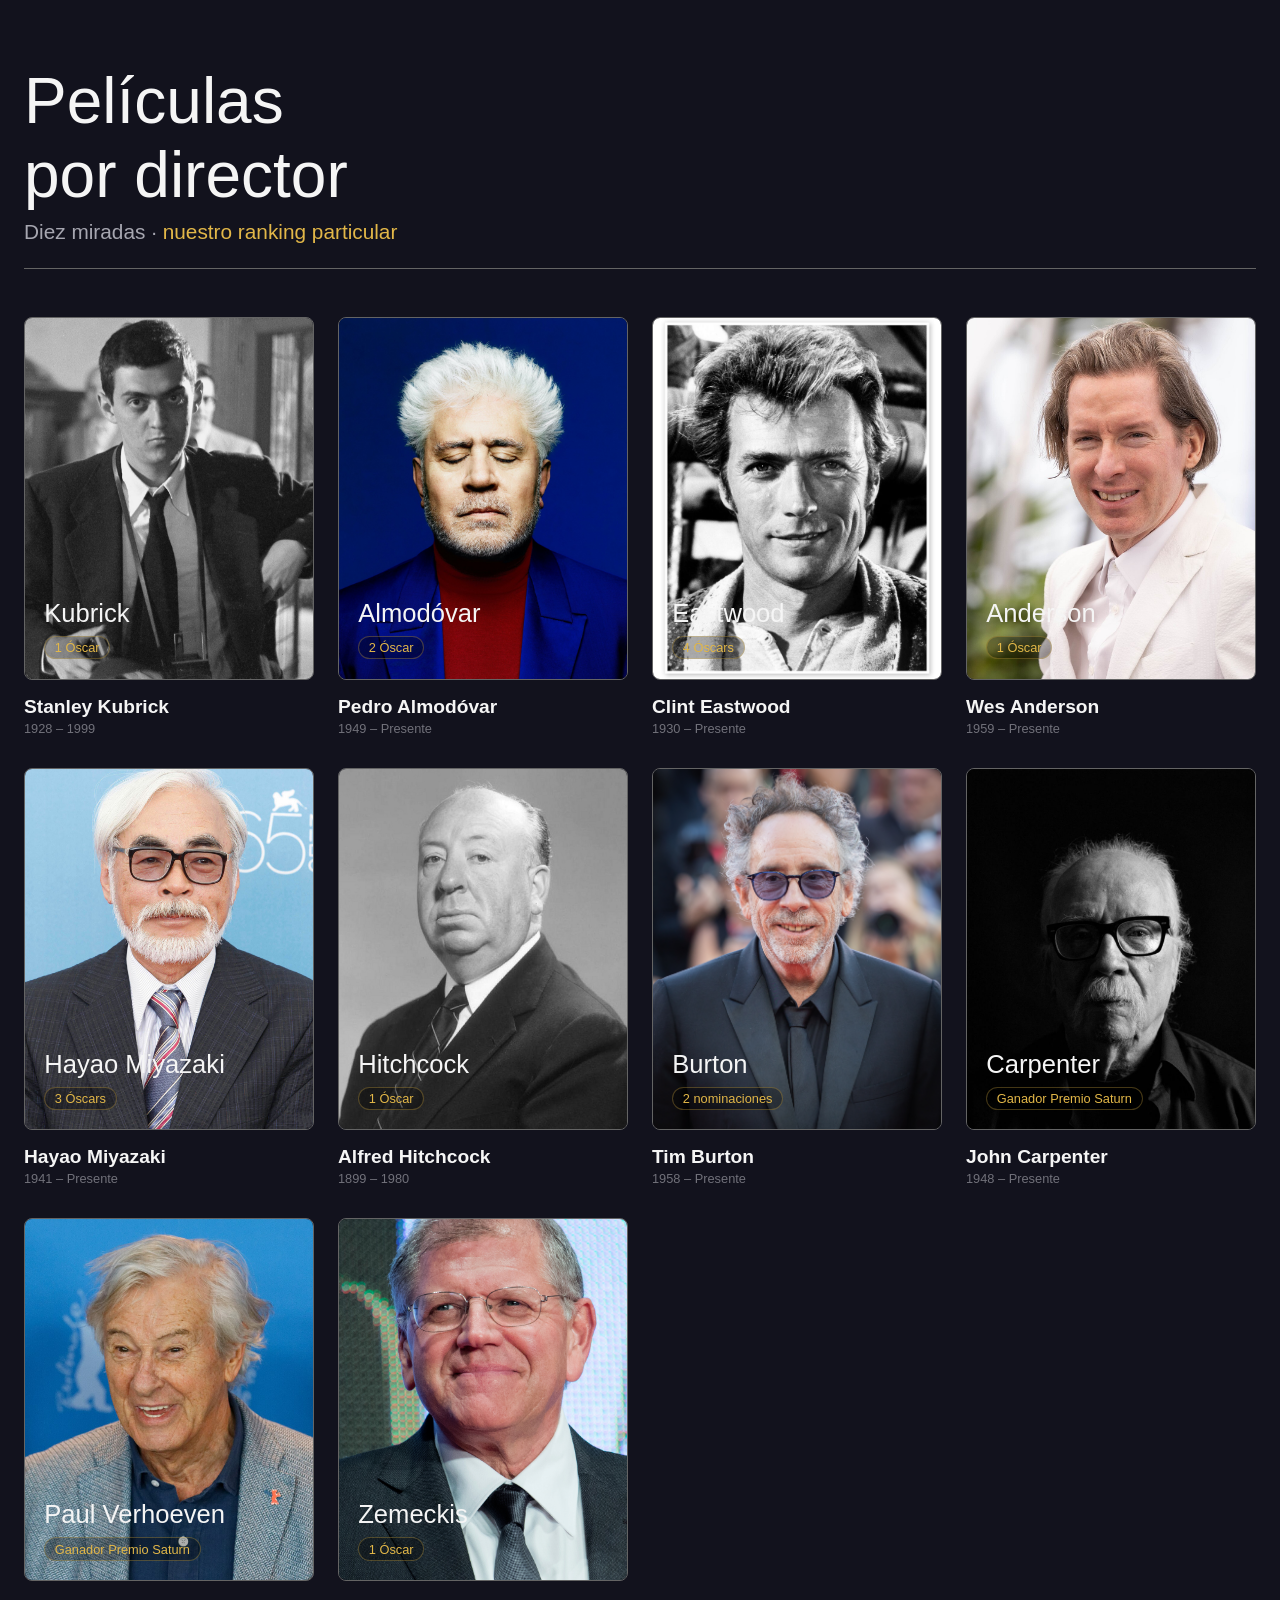
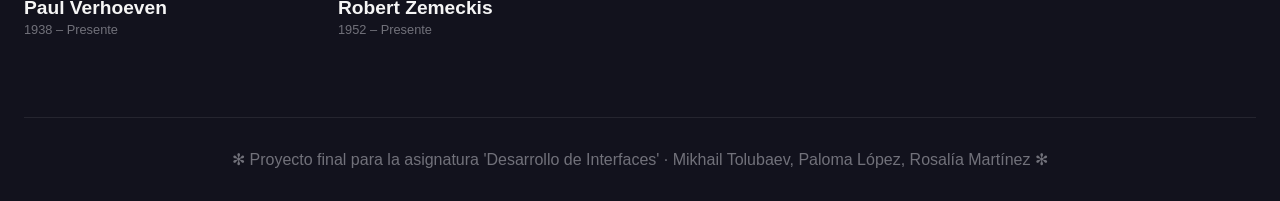
<file: index.html>
<!DOCTYPE html>
<html lang="es">
<head>
  <meta charset="UTF-8">
  <meta name="viewport" content="width=device-width, initial-scale=1.0">
  <title>Movies By Director</title>
  <link rel="icon" href="assets/images/logo.png" type="image/jpg">
  <link rel="stylesheet" href="style.css">
</head>
<body>
  <div class="contenedor-principal">
    
    <div class="encabezado-cine">
      <h1>Películas<br>por director</h1>
      <div class="subtitulo">Diez miradas · <span class="resaltado">nuestro ranking particular</span></div>
    </div>

    <div class="cuadricula-directores">
      
      <a href="kubrick.html" class="tarjeta-director">
        <div class="marco-retrato">
          <img src="assets/images/Kubrick/Kubrick.jpg" alt="Stanley Kubrick">
          <div class="capa-nombre">
            <div class="nombre-sobre-imagen">Kubrick</div>
            <span class="contador-peliculas">1 Óscar</span>
          </div>
        </div>
        <div class="pie-tarjeta">
          <div class="nombre-director">Stanley Kubrick</div>
          <div class="fechas">1928 – 1999</div>
        </div>
      </a>

      <a href="almodovar.html" class="tarjeta-director">
        <div class="marco-retrato">
          <img src="assets/images/Almodovar/almodovar.jpg" alt="Pedro Almodóvar">
          <div class="capa-nombre">
            <div class="nombre-sobre-imagen">Almodóvar</div>
            <span class="contador-peliculas">2 Óscar</span>
          </div>
        </div>
        <div class="pie-tarjeta">
          <div class="nombre-director">Pedro Almodóvar</div>
          <div class="fechas">1949 – Presente</div>
        </div>
      </a>

      <a href="eastwood.html" class="tarjeta-director">
        <div class="marco-retrato">
          <img src="assets/images/Clint_Eastwood/clint.jpg" alt="Clint Eastwood">
          <div class="capa-nombre">
            <div class="nombre-sobre-imagen">Eastwood</div>
            <span class="contador-peliculas">4 Óscars</span>
          </div>
        </div>
        <div class="pie-tarjeta">
          <div class="nombre-director">Clint Eastwood</div>
          <div class="fechas">1930 – Presente</div>
        </div>
      </a>

      <a href="anderson.html" class="tarjeta-director">
        <div class="marco-retrato">
          <img src="assets/images/Wes_Anderson/wes.jpg" alt="Wes Anderson">
          <div class="capa-nombre">
            <div class="nombre-sobre-imagen">Anderson</div>
            <span class="contador-peliculas">1 Óscar</span>
          </div>
        </div>
        <div class="pie-tarjeta">
          <div class="nombre-director">Wes Anderson</div>
          <div class="fechas">1959 – Presente</div>
        </div>
      </a>

      <a href="miyazaki.html" class="tarjeta-director">
        <div class="marco-retrato">
          <img src="assets/images/Miyazaki/miyazaki.jpg" alt="Hayao Miyazaki">
          <div class="capa-nombre">
            <div class="nombre-sobre-imagen">Hayao Miyazaki</div>
            <span class="contador-peliculas">3 Óscars</span>
          </div>
        </div>
        <div class="pie-tarjeta">
          <div class="nombre-director">Hayao Miyazaki</div>
          <div class="fechas">1941 – Presente</div>
        </div>
      </a>

      <a href="hitchcock.html" class="tarjeta-director">
        <div class="marco-retrato">
          <img src="assets/images/Hitchcock/hitchcock.jpg" alt="Alfred Hitchcock">
          <div class="capa-nombre">
            <div class="nombre-sobre-imagen">Hitchcock</div>
            <span class="contador-peliculas">1 Óscar</span>
          </div>
        </div>
        <div class="pie-tarjeta">
          <div class="nombre-director">Alfred Hitchcock</div>
          <div class="fechas">1899 – 1980</div>
        </div>
      </a>

      <a href="tim-burton.html" class="tarjeta-director">
        <div class="marco-retrato">
          <img src="assets/images/Tim_Burton/burton.jpg" alt="Tim Burton">
          <div class="capa-nombre">
            <div class="nombre-sobre-imagen">Burton</div>
            <span class="contador-peliculas">2 nominaciones</span>
          </div>
        </div>
        <div class="pie-tarjeta">
          <div class="nombre-director">Tim Burton</div>
          <div class="fechas">1958 – Presente</div>
        </div>
      </a>

      <a href="carpenter.html" class="tarjeta-director">
        <div class="marco-retrato">
          <img src="assets/images/John_Carpenter/carpenter.jpg" alt="John Carpenter">
          <div class="capa-nombre">
            <div class="nombre-sobre-imagen">Carpenter</div>
            <span class="contador-peliculas">Ganador Premio Saturn</span>
          </div>
        </div>
        <div class="pie-tarjeta">
          <div class="nombre-director">John Carpenter</div>
          <div class="fechas">1948 – Presente</div>
        </div>
      </a>

      <a href="verhoeven.html" class="tarjeta-director">
        <div class="marco-retrato">
          <img src="assets/images/Paul_Verhoeven/Verhoeven.jpg" alt="Paul Verhoeven">
          <div class="capa-nombre">
            <div class="nombre-sobre-imagen">Paul Verhoeven</div>
            <span class="contador-peliculas">Ganador Premio Saturn</span>
          </div>
        </div>
        <div class="pie-tarjeta">
          <div class="nombre-director">Paul Verhoeven</div>
          <div class="fechas">1938 – Presente</div>
        </div>
      </a>

      <a href="zemeckis.html" class="tarjeta-director">
        <div class="marco-retrato">
          <img src="assets/images/Zemeckis/zemeckis.jpg" alt="Robert Zemeckis">
          <div class="capa-nombre">
            <div class="nombre-sobre-imagen">Zemeckis</div>
            <span class="contador-peliculas">1 Óscar</span>
          </div>
        </div>
        <div class="pie-tarjeta">
          <div class="nombre-director">Robert Zemeckis</div>
          <div class="fechas">1952 – Presente</div>
        </div>
      </a>
    </div>

    <div class="pie-pagina">
      <span>✻ Proyecto final para la asignatura 'Desarrollo de Interfaces' · Mikhail Tolubaev, Paloma López, Rosalía Martínez ✻</span>
    </div>
  </div>
</body>
</html>
</file>
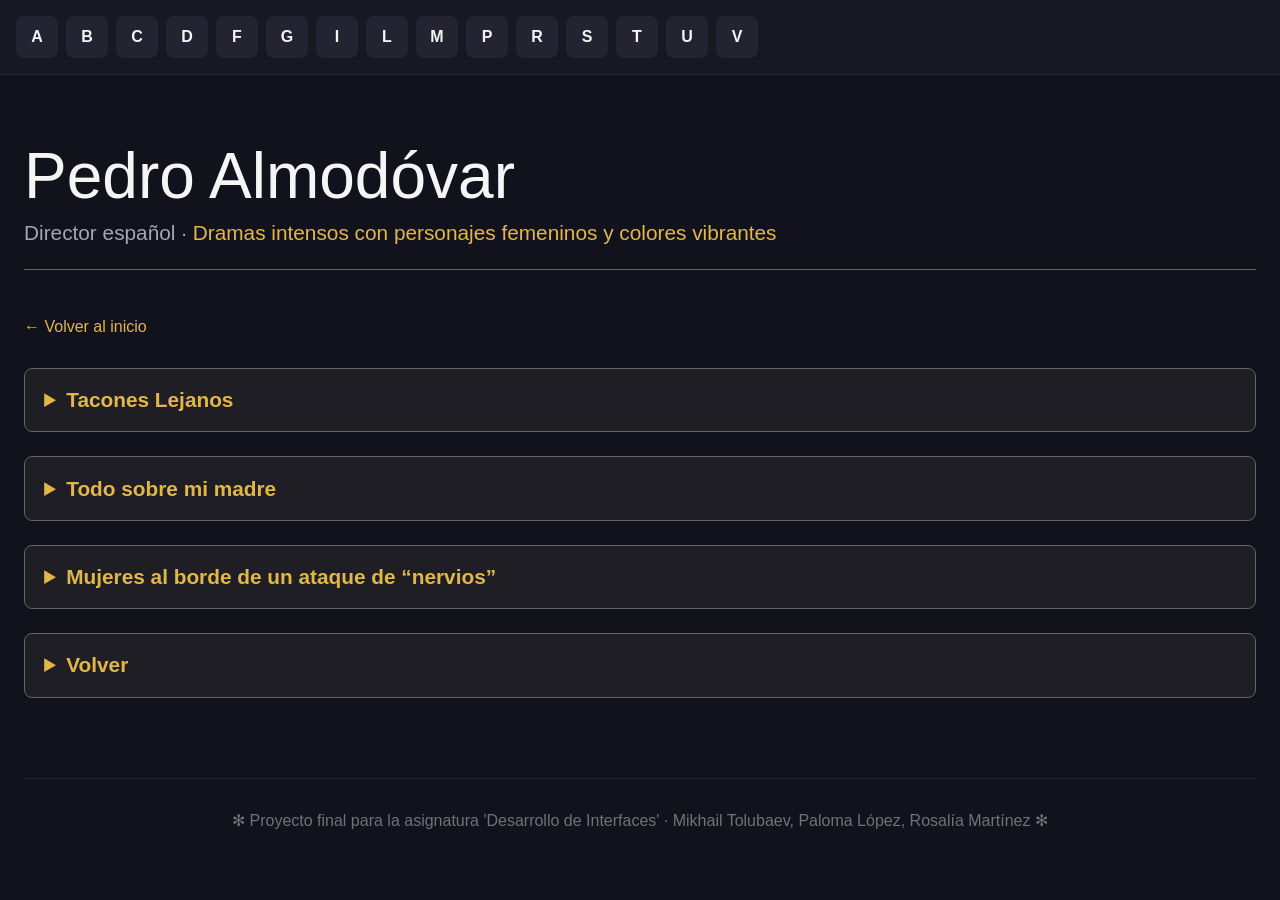
<file: almodovar.html>
<!DOCTYPE html>
<html lang="es">
<head>
  <meta charset="UTF-8">
  <meta name="viewport" content="width=device-width, initial-scale=1.0">
  <title>Pedro Almodóvar</title>
  <link rel="icon" href="assets/images/logo.png" type="image/jpg">
  <link rel="stylesheet" href="style.css">
</head>

<body>
  <nav class="barra-alfabeto">

    <div class="letra-menu">
      <span>A</span>

      <div class="dropdown-peliculas">
        <a href="miyazaki.html#chihiro">El viaje de Chihiro</a>
      </div>
    </div>

    <div class="letra-menu">
      <span>B</span>

      <div class="dropdown-peliculas">
        <a href="tim-burton.html#big-fish">Big Fish</a>
        <a href="tim-burton.html#bitelchus">Bitelchús</a>
      </div>
    </div>

    <div class="letra-menu">
      <span>C</span>

      <div class="dropdown-peliculas">
        <a href="tim-burton.html#charlie-fabrica-chocolate">
          Charlie y la fábrica de chocolate
        </a>
      </div>
    </div>

    <div class="letra-menu">
      <span>D</span>

      <div class="dropdown-peliculas">
        <a href="hitchcock.html#de-entre-los-muertos">
          De entre los muertos
        </a>

        <a href="verhoeven.html#desafio-total">
          Desafío total
        </a>

        <a href="carpenter.html#dos-mil-trece-rescate-en-la">
          2013: Rescate en L.A.
        </a>
      </div>
    </div>

    <div class="letra-menu">
      <span>F</span>

      <div class="dropdown-peliculas">
        <a href="anderson.html#fantastic-mr-fox">
          Fantastic Mr. Fox
        </a>

        <a href="zemeckis.html#forrest-gump">
          Forrest Gump
        </a>
      </div>
    </div>

    <div class="letra-menu">
      <span>G</span>

      <div class="dropdown-peliculas">
        <a href="carpenter.html#golpe-en-la-pequena-china">
          Golpe en la pequeña China
        </a>

        <a href="anderson.html#grand-budapest">
          The Grand Budapest Hotel
        </a>

        <a href="eastwood.html#gran-torino">
          Gran Torino
        </a>
      </div>
    </div>

    <div class="letra-menu">
      <span>I</span>

      <div class="dropdown-peliculas">
        <a href="verhoeven.html#instinto-basico">
          Instinto básico
        </a>

        <a href="anderson.html#isle-of-dogs">
          Isle of Dogs
        </a>
      </div>
    </div>

    <div class="letra-menu">
      <span>L</span>

      <div class="dropdown-peliculas">
        <a href="carpenter.html#la-cosa">
          La cosa (El enigma de otro mundo)
        </a>

        <a href="tim-burton.html#la-novia-cadaver">
          La novia cadáver
        </a>

        <a href="hitchcock.html#los-pajaros">
          Los pájaros
        </a>

        <a href="hitchcock.html#la-ventana-indiscreta">
          La ventana indiscreta
        </a>
      </div>
    </div>

    <div class="letra-menu">
      <span>M</span>

      <div class="dropdown-peliculas">
        <a href="eastwood.html#million-dollar-baby">
          Million Dollar Baby
        </a>

        <a href="almodovar.html#mujeres-al-borde">
          Mujeres al borde de un ataque de "nervios"
        </a>

        <a href="eastwood.html#mula">
          Mula
        </a>
      </div>
    </div>

    <div class="letra-menu">
      <span>P</span>

      <div class="dropdown-peliculas">
        <a href="hitchcock.html#psicosis">
          Psicosis
        </a>
      </div>
    </div>

    <div class="letra-menu">
      <span>R</span>

      <div class="dropdown-peliculas">
        <a href="verhoeven.html#robocop">
          RoboCop
        </a>
      </div>
    </div>

    <div class="letra-menu">
      <span>S</span>

      <div class="dropdown-peliculas">
        <a href="eastwood.html#sin-perdon">
          Sin perdón
        </a>

        <a href="verhoeven.html#starship-troopers">
          Starship Troopers (Las brigadas del espacio)
        </a>
      </div>
    </div>

    <div class="letra-menu">
      <span>T</span>

      <div class="dropdown-peliculas">
        <a href="almodovar.html#tacones-lejanos">
          Tacones Lejanos
        </a>

        <a href="almodovar.html#todo-sobre-mi-madre">
          Todo sobre mi madre
        </a>
      </div>
    </div>

    <div class="letra-menu">
      <span>U</span>

      <div class="dropdown-peliculas">
        <a href="carpenter.html#mil-novecientos-noventa-y-siete-rescate-en-nueva-york">
          1997: Rescate en Nueva York
        </a>
      </div>
    </div>

    <div class="letra-menu">
      <span>V</span>

      <div class="dropdown-peliculas">
        <a href="almodovar.html#volver">
          Volver
        </a>
      </div>
    </div>

  </nav>

  <div class="contenedor-principal">

    <!-- ENCABEZADO -->
    <div class="encabezado-cine">
      <h1>Pedro Almodóvar</h1>
      <div class="subtitulo">
        Director español ·
        <span class="resaltado">Dramas intensos con personajes femeninos y colores vibrantes</span>
      </div>
    </div>

    <!-- BOTON VOLVER -->
    <a href="index.html" class="boton-volver">
      ← Volver al inicio
    </a>

    <!-- PELICULAS -->
    <div class="contenedor-peliculas">

      <!-- PELICULA 1 -->
      <details class="pelicula" id="tacones-lejanos">
        <summary>Tacones Lejanos</summary>

        <div class="contenido-pelicula">
          <img
            src="assets/images/Almodovar/tacones.jpg"
            alt="Tacones Lejanos"
            class="poster-pelicula"
          >
          <div class="info-pelicula">
            <p><strong>Año:</strong> 1991</p>
            <p><strong>Duración:</strong> 1h 52min</p>
            <p><strong>Puntuación:</strong> 7 / 10</p>
            <p>
              <strong>Sinopsis:</strong>
              Tacones Lejanos es una vez más una historia de mujeres, de madres contada a través de los ojos de sus propios hijos: Rebecca y Eduardo.
            </p>
            <p>
              <strong>Estrellas:</strong>
              Victoria Abril, Marisa Paredes, Miguel Bosé
            </p>
            <p>
              <strong>Premios:</strong>
              10 premios y 8 nominaciones en total.
            </p>
          </div>
        </div>
      </details>

      <!-- PELICULA 2 -->
      <details class="pelicula" id="todo-sobre-mi-madre">
        <summary>Todo sobre mi madre</summary>
        <div class="contenido-pelicula">
          <img
            src="assets/images/Almodovar/madre.jpg"
            alt="Todo sobre mi madre"
            class="poster-pelicula"
          >
          <div class="info-pelicula">
            <p><strong>Año:</strong> 1999</p>
            <p><strong>Duración:</strong> 1h 41min</p>
            <p><strong>Puntuación:</strong> 7,8 / 10</p>
            <p>
              <strong>Sinopsis:</strong>
              El joven Esteban quiere convertirse en escritor y también descubrir la identidad de su padre, la cual su madre Manuela ocultó cuidadosamente.
            </p>
            <p>
              <strong>Estrellas:</strong>
              Cecilia Roth, Marisa Paredes, Candela Peña
            </p>
            <p>
              <strong>Premios:</strong>
              Ganó 1 premio Óscar, 59 premios y 40 nominaciones en total.
            </p>
          </div>
        </div>
      </details>

      <!-- PELICULA 3 -->
    <details class="pelicula" id="mujeres-al-borde">
        <summary>Mujeres al borde de un ataque de “nervios”</summary>
        <div class="contenido-pelicula">
            <img
            src="assets/images/Almodovar/mujeres.jpg"
            alt="Mujeres al borde de un ataque de nervios"
            class="poster-pelicula"
            >
            <div class="info-pelicula">
                <p><strong>Año:</strong> 1988</p>
                <p><strong>Duración:</strong> 1h 28min</p>
                <p><strong>Puntuación:</strong> 7,5 / 10</p>
                <p>
                    <strong>Sinopsis:</strong>
                    Una actriz de televisión se encuentra con una variedad de personajes excéntricos después de embarcarse en un viaje para descubrir por qué su amante la dejó abruptamente.
                </p>
                <p>
                    <strong>Estrellas:</strong>
                    Carmen Maura, Antonio Banderas, Julieta Serrano
                </p>
                <p>
                    <strong>Premios:</strong>
                    Nominada a 1 premio Óscar, 22 premios y 24 nominaciones en total.
                </p>
            </div>
        </div>
    </details>

    <!-- PELICULA 4 -->
    <details class="pelicula" id="volver">
        <summary>Volver</summary>
        <div class="contenido-pelicula">
            <img
            src="assets/images/Almodovar/volver.jpg"
            alt="Volver"
            class="poster-pelicula"
            >
            <div class="info-pelicula">
                <p><strong>Año:</strong> 2006</p>
                <p><strong>Duración:</strong> 2h 1min</p>
                <p><strong>Puntuación:</strong> 7,6 / 10</p>
                <p>
                    <strong>Sinopsis:</strong>
                    Después de su muerte, una madre regresa a su pueblo natal para arreglar las situaciones que no pudo resolver durante su vida.
                </p>
                <p>
                    <strong>Estrellas:</strong>
                    Penélope Cruz, Carmen Maura, Lola Dueñas
                </p>
                <p>
                    <strong>Premios:</strong>
                    Nominada a 1 premio Óscar, 61 premios y 94 nominaciones en total.
                </p>
            </div>
        </div>
    </details>
    </div>

    <!-- FOOTER -->
    <div class="pie-pagina">
      <span>
        ✻ Proyecto final para la asignatura 'Desarrollo de Interfaces' · Mikhail Tolubaev, Paloma López, Rosalía Martínez ✻
      </span>
    </div>
  </div>

<script>

/* ======================================== */
/* ABRIR ACORDEON */
/* ======================================== */

function abrirPelicula(id) {

  const pelicula = document.getElementById(id);

  if (!pelicula) return;

  document.querySelectorAll(".pelicula").forEach(p => {
    p.removeAttribute("open");
  });

  pelicula.setAttribute("open", "");

  pelicula.scrollIntoView({
    behavior: "smooth",
    block: "start"
  });
}

/* ======================================== */
/* NAVBAR */
/* ======================================== */

document.querySelectorAll(".dropdown-peliculas a").forEach(link => {

  link.addEventListener("click", (e) => {

    const href = link.getAttribute("href");

    /* SI ES OTRA PAGINA, NO TOCAR */

    if (!href.includes("almodovar.html")) return;

    e.preventDefault();

    const id = href.split("#")[1];

    abrirPelicula(id);

  });

});

/* ======================================== */
/* AL CARGAR */
/* ======================================== */

window.addEventListener("load", () => {

  const hash = window.location.hash;

  if (!hash) return;

  abrirPelicula(hash.replace("#", ""));

});

</script>

</body>
</html>
</file>
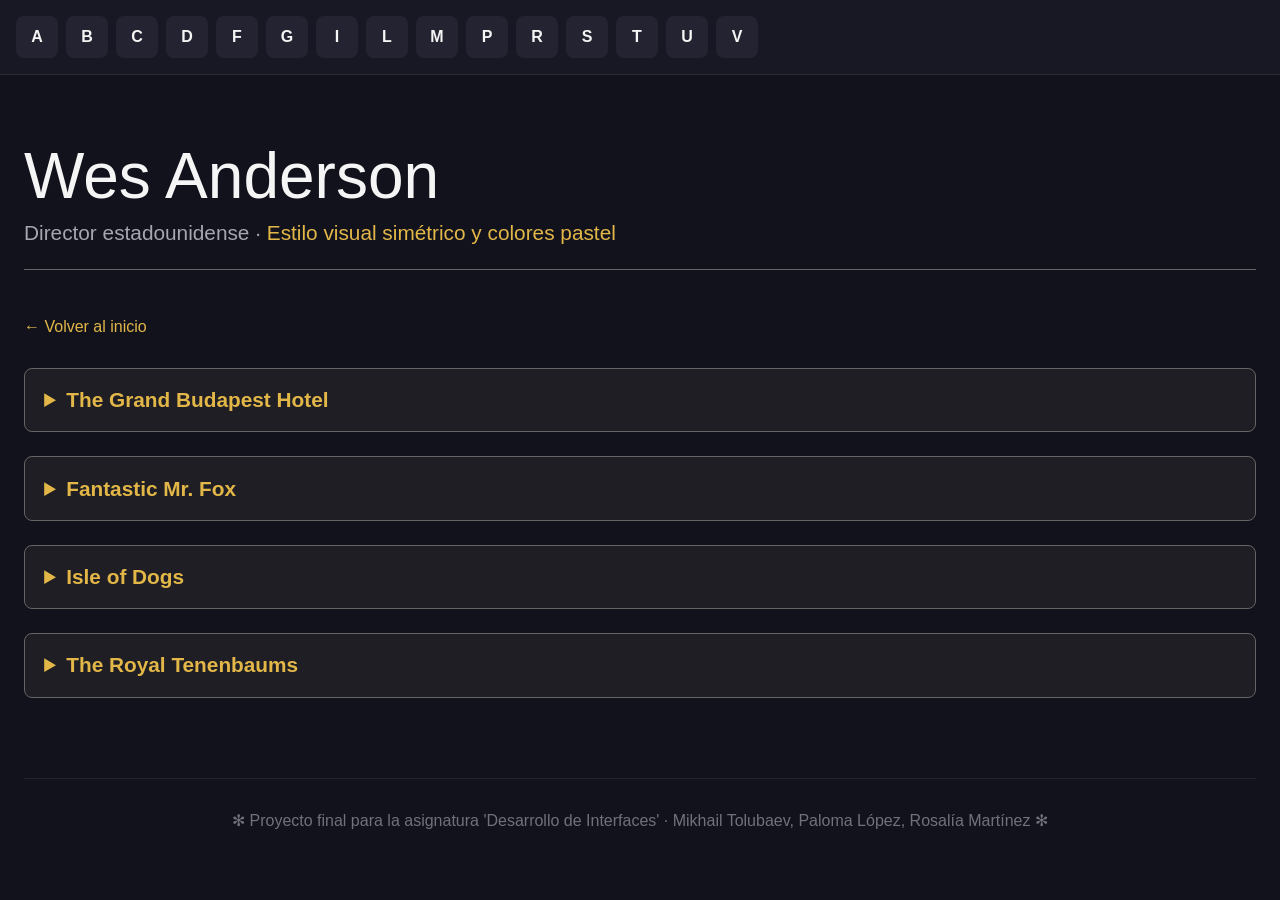
<file: anderson.html>
<!DOCTYPE html>
<html lang="es">
<head>
  <meta charset="UTF-8">
  <meta name="viewport" content="width=device-width, initial-scale=1.0">
  <title>Wes Anderson</title>
  <link rel="icon" href="assets/images/logo.png" type="image/jpg">
  <link rel="stylesheet" href="style.css">
</head>

<body>
  <nav class="barra-alfabeto">

    <div class="letra-menu">
      <span>A</span>

      <div class="dropdown-peliculas">
        <a href="miyazaki.html#chihiro">El viaje de Chihiro</a>
      </div>
    </div>

    <div class="letra-menu">
      <span>B</span>

      <div class="dropdown-peliculas">
        <a href="tim-burton.html#big-fish">Big Fish</a>
        <a href="tim-burton.html#bitelchus">Bitelchús</a>
      </div>
    </div>

    <div class="letra-menu">
      <span>C</span>

      <div class="dropdown-peliculas">
        <a href="tim-burton.html#charlie-fabrica-chocolate">
          Charlie y la fábrica de chocolate
        </a>
      </div>
    </div>

    <div class="letra-menu">
      <span>D</span>

      <div class="dropdown-peliculas">
        <a href="hitchcock.html#de-entre-los-muertos">
          De entre los muertos
        </a>

        <a href="verhoeven.html#desafio-total">
          Desafío total
        </a>

        <a href="carpenter.html#dos-mil-trece-rescate-en-la">
          2013: Rescate en L.A.
        </a>
      </div>
    </div>

    <div class="letra-menu">
      <span>F</span>

      <div class="dropdown-peliculas">
        <a href="anderson.html#fantastic-mr-fox">
          Fantastic Mr. Fox
        </a>

        <a href="zemeckis.html#forrest-gump">
          Forrest Gump
        </a>
      </div>
    </div>

    <div class="letra-menu">
      <span>G</span>

      <div class="dropdown-peliculas">
        <a href="carpenter.html#golpe-en-la-pequena-china">
          Golpe en la pequeña China
        </a>

        <a href="anderson.html#grand-budapest">
          The Grand Budapest Hotel
        </a>

        <a href="eastwood.html#gran-torino">
          Gran Torino
        </a>
      </div>
    </div>

    <div class="letra-menu">
      <span>I</span>

      <div class="dropdown-peliculas">
        <a href="verhoeven.html#instinto-basico">
          Instinto básico
        </a>

        <a href="anderson.html#isle-of-dogs">
          Isle of Dogs
        </a>
      </div>
    </div>

    <div class="letra-menu">
      <span>L</span>

      <div class="dropdown-peliculas">
        <a href="carpenter.html#la-cosa">
          La cosa (El enigma de otro mundo)
        </a>

        <a href="tim-burton.html#la-novia-cadaver">
          La novia cadáver
        </a>

        <a href="hitchcock.html#los-pajaros">
          Los pájaros
        </a>

        <a href="hitchcock.html#la-ventana-indiscreta">
          La ventana indiscreta
        </a>
      </div>
    </div>

    <div class="letra-menu">
      <span>M</span>

      <div class="dropdown-peliculas">
        <a href="eastwood.html#million-dollar-baby">
          Million Dollar Baby
        </a>

        <a href="almodovar.html#mujeres-al-borde">
          Mujeres al borde de un ataque de "nervios"
        </a>

        <a href="eastwood.html#mula">
          Mula
        </a>
      </div>
    </div>

    <div class="letra-menu">
      <span>P</span>

      <div class="dropdown-peliculas">
        <a href="hitchcock.html#psicosis">
          Psicosis
        </a>
      </div>
    </div>

    <div class="letra-menu">
      <span>R</span>

      <div class="dropdown-peliculas">
        <a href="verhoeven.html#robocop">
          RoboCop
        </a>
      </div>
    </div>

    <div class="letra-menu">
      <span>S</span>

      <div class="dropdown-peliculas">
        <a href="eastwood.html#sin-perdon">
          Sin perdón
        </a>

        <a href="verhoeven.html#starship-troopers">
          Starship Troopers (Las brigadas del espacio)
        </a>
      </div>
    </div>

    <div class="letra-menu">
      <span>T</span>

      <div class="dropdown-peliculas">
        <a href="almodovar.html#tacones-lejanos">
          Tacones Lejanos
        </a>

        <a href="almodovar.html#todo-sobre-mi-madre">
          Todo sobre mi madre
        </a>
      </div>
    </div>

    <div class="letra-menu">
      <span>U</span>

      <div class="dropdown-peliculas">
        <a href="carpenter.html#mil-novecientos-noventa-y-siete-rescate-en-nueva-york">
          1997: Rescate en Nueva York
        </a>
      </div>
    </div>

    <div class="letra-menu">
      <span>V</span>

      <div class="dropdown-peliculas">
        <a href="almodovar.html#volver">
          Volver
        </a>
      </div>
    </div>

  </nav>

  <div class="contenedor-principal">

    <!-- ENCABEZADO -->
    <div class="encabezado-cine">
      <h1>Wes Anderson</h1>
      <div class="subtitulo">
        Director estadounidense ·
        <span class="resaltado">Estilo visual simétrico y colores pastel</span>
      </div>
    </div>

    <!-- BOTON VOLVER -->
    <a href="index.html" class="boton-volver">
      ← Volver al inicio
    </a>

    <!-- PELICULAS -->
    <div class="contenedor-peliculas">

      <!-- PELICULA 1 -->
      <details class="pelicula" id="grand-budapest">
        <summary>The Grand Budapest Hotel</summary>

        <div class="contenido-pelicula">
          <img
            src="assets/images/Wes_Anderson/thegrandbudapesthotel.jpg"
            alt="The Grand Budapest Hotel"
            class="poster-pelicula"
          >
          <div class="info-pelicula">
            <p><strong>Año:</strong> 2014</p>
            <p><strong>Duración:</strong> 1h 39min</p>
            <p><strong>Puntuación:</strong> 8,1 / 10</p>
            <p>
              <strong>Sinopsis:</strong>
              Relata las aventuras de Gustave, un legendario conserje en un hotel
              de la ficticia República de Zubrowka, y Zero Moustafa,
              el chico del lobby que se convierte en su amigo más confiable.
            </p>
            <p>
              <strong>Estrellas:</strong>
              Ralph Fiennes, F. Murray Abraham, Mathieu Amalric
            </p>
            <p>
              <strong>Anécdota:</strong>
              La escena donde Ludwig abofetea a Zero se grabó 42 veces.
            </p>
            <p>
              <strong>Premios:</strong>
              Ganó 4 premios Óscar.
            </p>
          </div>
        </div>
      </details>

      <!-- PELICULA 2 -->
      <details class="pelicula" id="fantastic-mr-fox">
        <summary>Fantastic Mr. Fox</summary>
        <div class="contenido-pelicula">
          <img
            src="assets/images/Wes_Anderson/fantasticmrfox.jpg"
            alt="Fantastic Mr. Fox"
            class="poster-pelicula"
          >
          <div class="info-pelicula">
            <p><strong>Año:</strong> 2009</p>
            <p><strong>Duración:</strong> 1h 27min</p>
            <p><strong>Puntuación:</strong> 7,9 / 10</p>
            <p>
              <strong>Sinopsis:</strong>
              Un zorro vuelve a robar granjas y provoca una guerra con los granjeros.
            </p>
            <p>
              <strong>Estrellas:</strong>
              George Clooney, Meryl Streep, Bill Murray
            </p>
            <p>
              <strong>Premios:</strong>
              Nominada a 2 premios Óscar.
            </p>
          </div>
        </div>
      </details>

      <!-- PELICULA 3 -->
    <details class="pelicula" id="isle-of-dogs">
        <summary>Isle of Dogs</summary>
        <div class="contenido-pelicula">
            <img
            src="assets/images/Wes_Anderson/isleofdogs.jpg"
            alt="Isle of Dogs"
            class="poster-pelicula"
            >
            <div class="info-pelicula">
                <p><strong>Año:</strong> 2018</p>
                <p><strong>Duración:</strong> 1h 41min</p>
                <p><strong>Puntuación:</strong> 7,8 / 10</p>
                <p>
                    <strong>Sinopsis:</strong>
                    Ubicada en Japón, Isle of Dogs sigue la odisea de un niño
                    en busca de su perro perdido.
                </p>
                <p>
                    <strong>Estrellas:</strong>
                    Bryan Cranston, Koyu Rankin, Edward Norton
                </p>
                <p>
                    <strong>Anécdota:</strong>
                    Wes Anderson organizó un concurso benéfico para que una persona
                    pudiera participar como voz en la película.
                </p>
                <p>
                    <strong>Premios:</strong>
                    Nominada a 2 premios Óscar,
                    34 premios ganados y 95 nominaciones.
                </p>
            </div>
        </div>
    </details>

    <!-- PELICULA 4 -->
    <details class="pelicula" id="royal-tenenbaums">
        <summary>The Royal Tenenbaums</summary>
        <div class="contenido-pelicula">
            <img
            src="assets/images/Wes_Anderson/theroyaltenenbaums.jpg"
            alt="The Royal Tenenbaums"
            class="poster-pelicula"
            >
            <div class="info-pelicula">
                <p><strong>Año:</strong> 2001</p>
                <p><strong>Duración:</strong> 1h 50min</p>
                <p><strong>Puntuación:</strong> 7,6 / 10</p>
                <p>
                    <strong>Sinopsis:</strong>
                    Los excéntricos miembros de una familia disfuncional
                    vuelven a reunirse bajo el mismo techo.
                </p>
                <p>
                    <strong>Estrellas:</strong>
                    Gene Hackman, Gwyneth Paltrow, Anjelica Huston
                </p>
                <p>
                    <strong>Anécdota:</strong>
                    La mano con la BB incrustada pertenece realmente
                    al hermano de Owen Wilson.
                </p>
                <p>
                    <strong>Premios:</strong>
                    Nominada a 1 premio Óscar,
                    11 premios ganados y 46 nominaciones.
                </p>
            </div>
        </div>
    </details>
    </div>

    <!-- FOOTER -->
    <div class="pie-pagina">
      <span>
        ✻ Proyecto final para la asignatura 'Desarrollo de Interfaces' · Mikhail Tolubaev, Paloma López, Rosalía Martínez ✻
      </span>
    </div>
  </div>

<script>

/* ======================================== */
/* ABRIR ACORDEON */
/* ======================================== */

function abrirPelicula(id) {

  const pelicula = document.getElementById(id);

  if (!pelicula) return;

  document.querySelectorAll(".pelicula").forEach(p => {
    p.removeAttribute("open");
  });

  pelicula.setAttribute("open", "");

  pelicula.scrollIntoView({
    behavior: "smooth",
    block: "start"
  });
}

/* ======================================== */
/* NAVBAR */
/* ======================================== */

document.querySelectorAll(".dropdown-peliculas a").forEach(link => {

  link.addEventListener("click", (e) => {

    const href = link.getAttribute("href");

    /* SI ES OTRA PAGINA, NO TOCAR */

    if (!href.includes("anderson.html")) return;

    e.preventDefault();

    const id = href.split("#")[1];

    abrirPelicula(id);

  });

});

/* ======================================== */
/* AL CARGAR */
/* ======================================== */

window.addEventListener("load", () => {

  const hash = window.location.hash;

  if (!hash) return;

  abrirPelicula(hash.replace("#", ""));

});

</script>

</body>
</html>
</file>
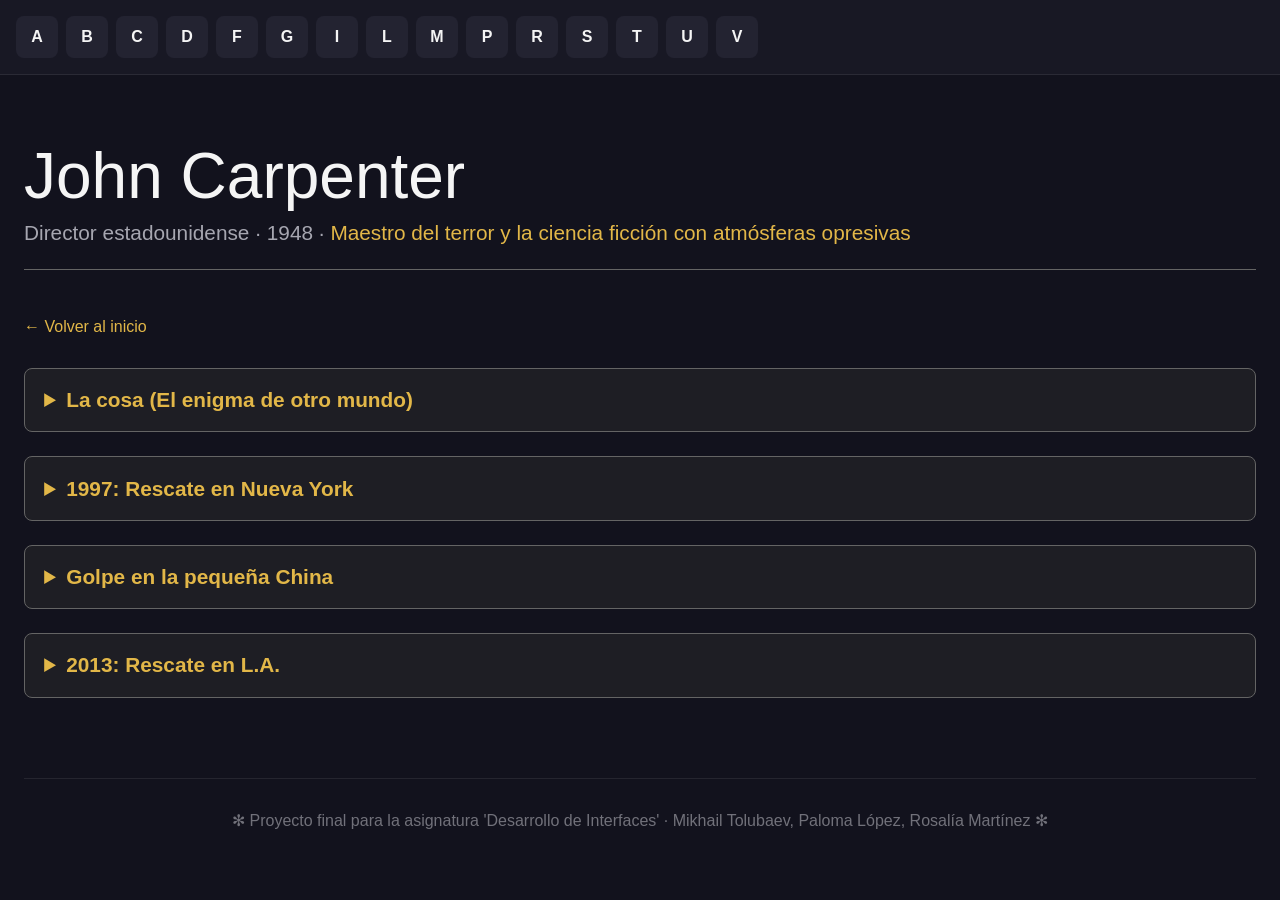
<file: carpenter.html>
<!DOCTYPE html>
<html lang="es">
<head>
  <meta charset="UTF-8">
  <meta name="viewport" content="width=device-width, initial-scale=1.0">
  <title>John Carpenter</title>
  <link rel="icon" href="assets/images/logo.png" type="image/jpg">
  <link rel="stylesheet" href="style.css">
</head>

<body>
<nav class="barra-alfabeto">

    <div class="letra-menu">
      <span>A</span>

      <div class="dropdown-peliculas">
        <a href="miyazaki.html#chihiro">El viaje de Chihiro</a>
      </div>
    </div>

    <div class="letra-menu">
      <span>B</span>

      <div class="dropdown-peliculas">
        <a href="tim-burton.html#big-fish">Big Fish</a>
        <a href="tim-burton.html#bitelchus">Bitelchús</a>
      </div>
    </div>

    <div class="letra-menu">
      <span>C</span>

      <div class="dropdown-peliculas">
        <a href="tim-burton.html#charlie-fabrica-chocolate">
          Charlie y la fábrica de chocolate
        </a>
      </div>
    </div>

    <div class="letra-menu">
      <span>D</span>

      <div class="dropdown-peliculas">
        <a href="hitchcock.html#de-entre-los-muertos">
          De entre los muertos
        </a>

        <a href="verhoeven.html#desafio-total">
          Desafío total
        </a>

        <a href="carpenter.html#dos-mil-trece-rescate-en-la">
          2013: Rescate en L.A.
        </a>
      </div>
    </div>

    <div class="letra-menu">
      <span>F</span>

      <div class="dropdown-peliculas">
        <a href="anderson.html#fantastic-mr-fox">
          Fantastic Mr. Fox
        </a>

        <a href="zemeckis.html#forrest-gump">
          Forrest Gump
        </a>
      </div>
    </div>

    <div class="letra-menu">
      <span>G</span>

      <div class="dropdown-peliculas">
        <a href="carpenter.html#golpe-en-la-pequena-china">
          Golpe en la pequeña China
        </a>

        <a href="anderson.html#grand-budapest">
          The Grand Budapest Hotel
        </a>

        <a href="eastwood.html#gran-torino">
          Gran Torino
        </a>
      </div>
    </div>

    <div class="letra-menu">
      <span>I</span>

      <div class="dropdown-peliculas">
        <a href="verhoeven.html#instinto-basico">
          Instinto básico
        </a>

        <a href="anderson.html#isle-of-dogs">
          Isle of Dogs
        </a>
      </div>
    </div>

    <div class="letra-menu">
      <span>L</span>

      <div class="dropdown-peliculas">
        <a href="carpenter.html#la-cosa">
          La cosa (El enigma de otro mundo)
        </a>

        <a href="tim-burton.html#la-novia-cadaver">
          La novia cadáver
        </a>

        <a href="hitchcock.html#los-pajaros">
          Los pájaros
        </a>

        <a href="hitchcock.html#la-ventana-indiscreta">
          La ventana indiscreta
        </a>
      </div>
    </div>

    <div class="letra-menu">
      <span>M</span>

      <div class="dropdown-peliculas">
        <a href="eastwood.html#million-dollar-baby">
          Million Dollar Baby
        </a>

        <a href="almodovar.html#mujeres-al-borde">
          Mujeres al borde de un ataque de "nervios"
        </a>

        <a href="eastwood.html#mula">
          Mula
        </a>
      </div>
    </div>

    <div class="letra-menu">
      <span>P</span>

      <div class="dropdown-peliculas">
        <a href="hitchcock.html#psicosis">
          Psicosis
        </a>
      </div>
    </div>

    <div class="letra-menu">
      <span>R</span>

      <div class="dropdown-peliculas">
        <a href="verhoeven.html#robocop">
          RoboCop
        </a>
      </div>
    </div>

    <div class="letra-menu">
      <span>S</span>

      <div class="dropdown-peliculas">
        <a href="eastwood.html#sin-perdon">
          Sin perdón
        </a>

        <a href="verhoeven.html#starship-troopers">
          Starship Troopers (Las brigadas del espacio)
        </a>
      </div>
    </div>

    <div class="letra-menu">
      <span>T</span>

      <div class="dropdown-peliculas">
        <a href="almodovar.html#tacones-lejanos">
          Tacones Lejanos
        </a>

        <a href="almodovar.html#todo-sobre-mi-madre">
          Todo sobre mi madre
        </a>
      </div>
    </div>

    <div class="letra-menu">
      <span>U</span>

      <div class="dropdown-peliculas">
        <a href="carpenter.html#mil-novecientos-noventa-y-siete-rescate-en-nueva-york">
          1997: Rescate en Nueva York
        </a>
      </div>
    </div>

    <div class="letra-menu">
      <span>V</span>

      <div class="dropdown-peliculas">
        <a href="almodovar.html#volver">
          Volver
        </a>
      </div>
    </div>

  </nav>

  <div class="contenedor-principal">

    <!-- ENCABEZADO -->
    <div class="encabezado-cine">
      <h1>John Carpenter</h1>
      <div class="subtitulo">
        Director estadounidense · 1948 ·
        <span class="resaltado">Maestro del terror y la ciencia ficción con atmósferas opresivas</span>
      </div>
    </div>

    <!-- BOTON VOLVER -->
    <a href="index.html" class="boton-volver">
      ← Volver al inicio
    </a>

    <!-- PELICULAS -->
    <div class="contenedor-peliculas">

      <!-- PELICULA 1 -->
      <details class="pelicula" id="la-cosa">
        <summary>La cosa (El enigma de otro mundo)</summary>

        <div class="contenido-pelicula">
          <img
            src="assets/images/John_Carpenter/thething.jpg"
            alt="La cosa (El enigma de otro mundo)"
            class="poster-pelicula"
          >
          <div class="info-pelicula">
            <p><strong>Título original:</strong> The Thing</p>
            <p><strong>Año:</strong> 1982</p>
            <p><strong>Duración:</strong> 1h 49min</p>
            <p><strong>Puntuación:</strong> 8,2 / 10</p>
            <p>
              <strong>Sinopsis:</strong>
              Un equipo de investigadores en la Antártida es perseguido por un alien que cambia de forma y asume la apariencia de sus víctimas.
            </p>
            <p>
              <strong>Estrellas:</strong>
              Kurt Russell, Wilford Brimley, Keith David
            </p>
            <p>
              <strong>Anécdota:</strong>
              Las palabras pronunciadas por el piloto al entrar en el campamento son realmente comprensibles para los noruegos. Aunque el noruego roto, la línea dice: "Se til helvete og kom dere vekk. No es una bicicleta, ¡es una gran cosa! Esto imite una bicicleta, ¡no es tan increíble! ¡¡¡¡¡¡VEN ESOS IDIOTAS!!" Esto se traduce en: "¡Fuera de ahí, carajo! ¡Eso no es un perro, es algún tipo de cosa! Es imitar a un perro, ¡no es real! ¡¡¡¡ALÉJATE IDIOTAS!!"
            </p>
            <p>
              <strong>Premios:</strong>
              1 premio ganado y 5 nominaciones en total.
            </p>
          </div>
        </div>
      </details>

      <!-- PELICULA 2 -->
      <details class="pelicula" id="mil-novecientos-noventa-y-siete-rescate-en-nueva-york">
        <summary>1997: Rescate en Nueva York</summary>
        <div class="contenido-pelicula">
          <img
            src="assets/images/John_Carpenter/escapefromnewyourk.jpg"
            alt="1997: Rescate en Nueva York"
            class="poster-pelicula"
          >
          <div class="info-pelicula">
            <p><strong>Título original:</strong> Escape from New York</p>
            <p><strong>Año:</strong> 1981</p>
            <p><strong>Duración:</strong> 1h 39min</p>
            <p><strong>Puntuación:</strong> 7,1 / 10</p>
            <p>
              <strong>Sinopsis:</strong>
              En 1997, cuando el presidente de Estados Unidos es secuestrado y llevado a Manhattan, convertida en una gigantesca prisión de máxima seguridad, un ladrón de bancos es enviado para rescatarlo.
            </p>
            <p>
              <strong>Estrellas:</strong>
              Kurt Russell, Lee Van Cleef, Ernest Borgnine
            </p>
            <p>
              <strong>Anécdota:</strong>
              Kurt Russell ha declarado que esta es su favorita de todas sus películas, y Snake Plissken es su favorito de sus personajes.
            </p>
            <p>
              <strong>Premios:</strong>
              6 nominaciones en total.
            </p>
          </div>
        </div>
      </details>

      <!-- PELICULA 3 -->
    <details class="pelicula" id="golpe-en-la-pequena-china">
        <summary>Golpe en la pequeña China</summary>
        <div class="contenido-pelicula">
            <img
            src="assets/images/John_Carpenter/bigtroubleinlittlechina.jpg"
            alt="Golpe en la pequeña China"
            class="poster-pelicula"
            >
            <div class="info-pelicula">
                <p><strong>Título original:</strong> Big Trouble in Little China</p>
                <p><strong>Año:</strong> 1986</p>
                <p><strong>Duración:</strong> 1h 39min</p>
                <p><strong>Puntuación:</strong> 7,2 / 10</p>
                <p>
                    <strong>Sinopsis:</strong>
                    Un camionero áspero ayuda a rescatar a la prometida de su amigo de un antiguo hechicero en una batalla sobrenatural debajo de Chinatown.
                </p>
                <p>
                    <strong>Estrellas:</strong>
                    Kurt Russell, Kim Cattrall, Dennis Dun
                </p>
                <p>
                    <strong>Anécdota:</strong>
                    Kurt Russell confesó en el comentario del DVD que tenía miedo de protagonizar la película porque había hecho una serie de películas que se deshicieron en taquilla. Cuando preguntó a John Carpenter al respecto, le dijo a Kurt que a él no le importaba, solo quería hacer la película con él.
                </p>
                <p>
                    <strong>Premios:</strong>
                    1 premio ganado y 1 nominación en total.
                </p>
            </div>
        </div>
    </details>

    <!-- PELICULA 4 -->
    <details class="pelicula" id="dos-mil-trece-rescate-en-la">
        <summary>2013: Rescate en L.A.</summary>
        <div class="contenido-pelicula">
            <img
            src="assets/images/John_Carpenter/escapefromla.jpg"
            alt="2013: Rescate en L.A."
            class="poster-pelicula"
            >
            <div class="info-pelicula">
                <p><strong>Título original:</strong> Escape from L.A.</p>
                <p><strong>Año:</strong> 1996</p>
                <p><strong>Duración:</strong> 1h 41min</p>
                <p><strong>Puntuación:</strong> 5,7 / 10</p>
                <p>
                    <strong>Sinopsis:</strong>
                    Snake Plissken es llamado nuevamente por el gobierno de los Estados Unidos para recuperar un posible dispositivo del fin del mundo desde Los Ángeles.
                </p>
                <p>
                    <strong>Estrellas:</strong>
                    Kurt Russell, Steve Buscemi, Stacy Keach
                </p>
                <p>
                    <strong>Anécdota:</strong>
                    Kurt Russell es el único crédito de escritura.
                </p>
                <p>
                    <strong>Premios:</strong>
                    3 nominaciones en total.
                </p>
            </div>
        </div>
    </details>
    </div>

    <!-- FOOTER -->
    <div class="pie-pagina">
      <span>
        ✻ Proyecto final para la asignatura 'Desarrollo de Interfaces' · Mikhail Tolubaev, Paloma López, Rosalía Martínez ✻
      </span>
    </div>
  </div>

<script>

/* ======================================== */
/* ABRIR ACORDEON */
/* ======================================== */

function abrirPelicula(id) {

  const pelicula = document.getElementById(id);

  if (!pelicula) return;

  document.querySelectorAll(".pelicula").forEach(p => {
    p.removeAttribute("open");
  });

  pelicula.setAttribute("open", "");

  pelicula.scrollIntoView({
    behavior: "smooth",
    block: "start"
  });
}

/* ======================================== */
/* NAVBAR */
/* ======================================== */

document.querySelectorAll(".dropdown-peliculas a").forEach(link => {

  link.addEventListener("click", (e) => {

    const href = link.getAttribute("href");

    /* SI ES OTRA PAGINA, NO TOCAR */

    if (!href.includes("carpenter.html")) return;

    e.preventDefault();

    const id = href.split("#")[1];

    abrirPelicula(id);

  });

});

/* ======================================== */
/* AL CARGAR */
/* ======================================== */

window.addEventListener("load", () => {

  const hash = window.location.hash;

  if (!hash) return;

  abrirPelicula(hash.replace("#", ""));

});

</script>

</body>
</html>
</file>
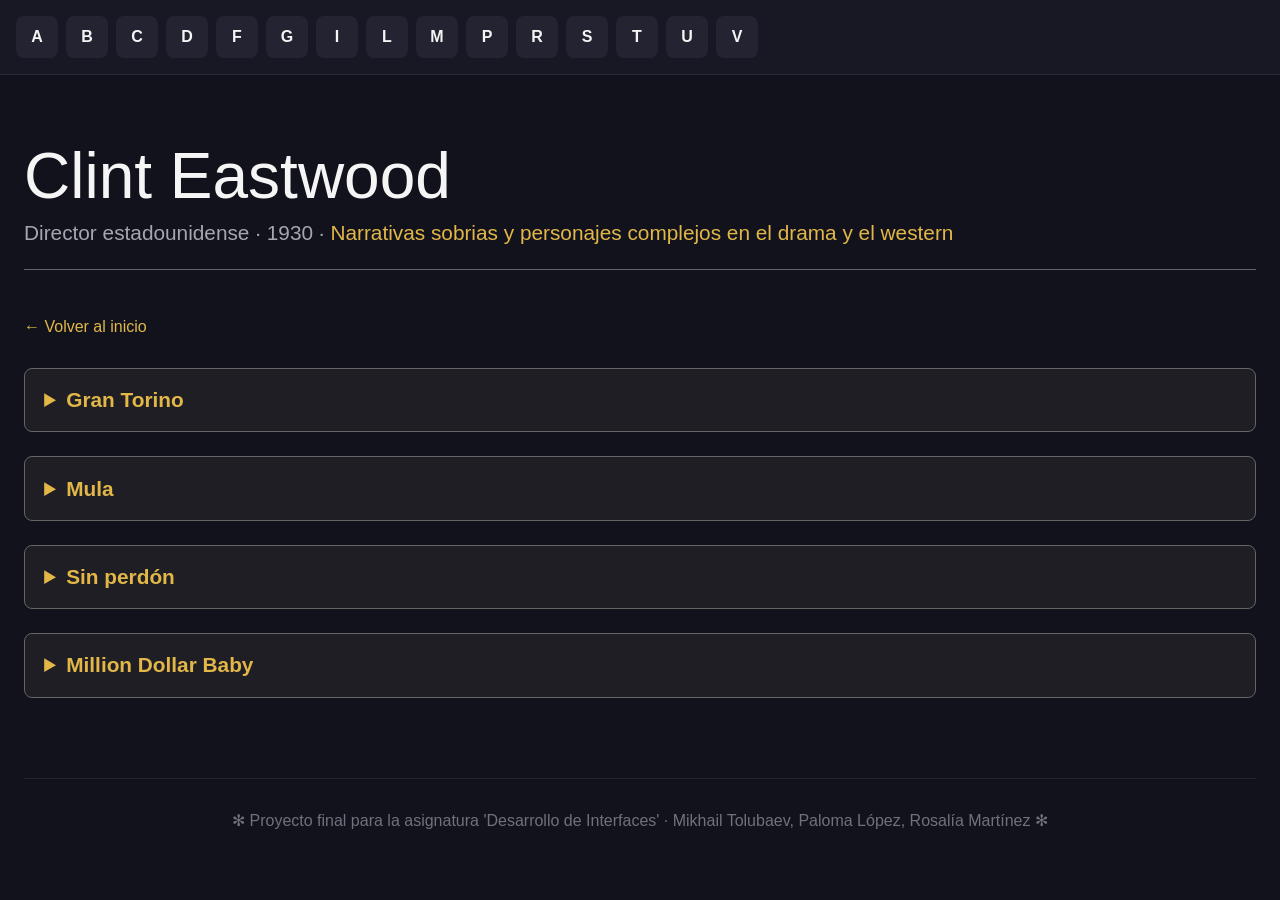
<file: eastwood.html>
<!DOCTYPE html>
<html lang="es">
<head>
  <meta charset="UTF-8">
  <meta name="viewport" content="width=device-width, initial-scale=1.0">
  <title>Clint Eastwood</title>
  <link rel="icon" href="assets/images/logo.png" type="image/jpg">
  <link rel="stylesheet" href="style.css">
</head>

<body>
  <nav class="barra-alfabeto">

    <div class="letra-menu">
      <span>A</span>

      <div class="dropdown-peliculas">
        <a href="miyazaki.html#chihiro">El viaje de Chihiro</a>
      </div>
    </div>

    <div class="letra-menu">
      <span>B</span>

      <div class="dropdown-peliculas">
        <a href="tim-burton.html#big-fish">Big Fish</a>
        <a href="tim-burton.html#bitelchus">Bitelchús</a>
      </div>
    </div>

    <div class="letra-menu">
      <span>C</span>

      <div class="dropdown-peliculas">
        <a href="tim-burton.html#charlie-fabrica-chocolate">
          Charlie y la fábrica de chocolate
        </a>
      </div>
    </div>

    <div class="letra-menu">
      <span>D</span>

      <div class="dropdown-peliculas">
        <a href="hitchcock.html#de-entre-los-muertos">
          De entre los muertos
        </a>

        <a href="verhoeven.html#desafio-total">
          Desafío total
        </a>

        <a href="carpenter.html#dos-mil-trece-rescate-en-la">
          2013: Rescate en L.A.
        </a>
      </div>
    </div>

    <div class="letra-menu">
      <span>F</span>

      <div class="dropdown-peliculas">
        <a href="anderson.html#fantastic-mr-fox">
          Fantastic Mr. Fox
        </a>

        <a href="zemeckis.html#forrest-gump">
          Forrest Gump
        </a>
      </div>
    </div>

    <div class="letra-menu">
      <span>G</span>

      <div class="dropdown-peliculas">
        <a href="carpenter.html#golpe-en-la-pequena-china">
          Golpe en la pequeña China
        </a>

        <a href="anderson.html#grand-budapest">
          The Grand Budapest Hotel
        </a>

        <a href="eastwood.html#gran-torino">
          Gran Torino
        </a>
      </div>
    </div>

    <div class="letra-menu">
      <span>I</span>

      <div class="dropdown-peliculas">
        <a href="verhoeven.html#instinto-basico">
          Instinto básico
        </a>

        <a href="anderson.html#isle-of-dogs">
          Isle of Dogs
        </a>
      </div>
    </div>

    <div class="letra-menu">
      <span>L</span>

      <div class="dropdown-peliculas">
        <a href="carpenter.html#la-cosa">
          La cosa (El enigma de otro mundo)
        </a>

        <a href="tim-burton.html#la-novia-cadaver">
          La novia cadáver
        </a>

        <a href="hitchcock.html#los-pajaros">
          Los pájaros
        </a>

        <a href="hitchcock.html#la-ventana-indiscreta">
          La ventana indiscreta
        </a>
      </div>
    </div>

    <div class="letra-menu">
      <span>M</span>

      <div class="dropdown-peliculas">
        <a href="eastwood.html#million-dollar-baby">
          Million Dollar Baby
        </a>

        <a href="almodovar.html#mujeres-al-borde">
          Mujeres al borde de un ataque de "nervios"
        </a>

        <a href="eastwood.html#mula">
          Mula
        </a>
      </div>
    </div>

    <div class="letra-menu">
      <span>P</span>

      <div class="dropdown-peliculas">
        <a href="hitchcock.html#psicosis">
          Psicosis
        </a>
      </div>
    </div>

    <div class="letra-menu">
      <span>R</span>

      <div class="dropdown-peliculas">
        <a href="verhoeven.html#robocop">
          RoboCop
        </a>
      </div>
    </div>

    <div class="letra-menu">
      <span>S</span>

      <div class="dropdown-peliculas">
        <a href="eastwood.html#sin-perdon">
          Sin perdón
        </a>

        <a href="verhoeven.html#starship-troopers">
          Starship Troopers (Las brigadas del espacio)
        </a>
      </div>
    </div>

    <div class="letra-menu">
      <span>T</span>

      <div class="dropdown-peliculas">
        <a href="almodovar.html#tacones-lejanos">
          Tacones Lejanos
        </a>

        <a href="almodovar.html#todo-sobre-mi-madre">
          Todo sobre mi madre
        </a>
      </div>
    </div>

    <div class="letra-menu">
      <span>U</span>

      <div class="dropdown-peliculas">
        <a href="carpenter.html#mil-novecientos-noventa-y-siete-rescate-en-nueva-york">
          1997: Rescate en Nueva York
        </a>
      </div>
    </div>

    <div class="letra-menu">
      <span>V</span>

      <div class="dropdown-peliculas">
        <a href="almodovar.html#volver">
          Volver
        </a>
      </div>
    </div>

  </nav>
  
  <div class="contenedor-principal">

    <!-- ENCABEZADO -->
    <div class="encabezado-cine">
      <h1>Clint Eastwood</h1>
      <div class="subtitulo">
        Director estadounidense · 1930 ·
        <span class="resaltado">Narrativas sobrias y personajes complejos en el drama y el western</span>
      </div>
    </div>

    <!-- BOTON VOLVER -->
    <a href="index.html" class="boton-volver">
      ← Volver al inicio
    </a>

    <!-- PELICULAS -->
    <div class="contenedor-peliculas">

      <!-- PELICULA 1 -->
      <details class="pelicula" id="gran-torino">
        <summary>Gran Torino</summary>

        <div class="contenido-pelicula">
          <img
            src="assets/images/Clint_Eastwood/torino.jpg"
            alt="Gran Torino"
            class="poster-pelicula"
          >
          <div class="info-pelicula">
            <p><strong>Año:</strong> 2008</p>
            <p><strong>Duración:</strong> 1h 56min</p>
            <p><strong>Puntuación:</strong> 8,1 / 10</p>
            <p>
              <strong>Sinopsis:</strong>
              Walt Kowalski, taciturno veterano de la guerra de Corea, intenta reformar a su vecino adolescente cuando este intenta robarle su posesión más preciada: un Gran Torino de 1972.
            </p>
            <p>
              <strong>Estrellas:</strong>
              Clint Eastwood, Bee Vang, Christopher Carley
            </p>
            <p>
              <strong>Premios:</strong>
              21 premios y 23 nominaciones en total.
            </p>
          </div>
        </div>
      </details>

      <!-- PELICULA 2 -->
      <details class="pelicula" id="mula">
        <summary>Mula</summary>
        <div class="contenido-pelicula">
          <img
            src="assets/images/Clint_Eastwood/mula.jpg"
            alt="Mula"
            class="poster-pelicula"
          >
          <div class="info-pelicula">
            <p><strong>Título original:</strong> The Mule</p>
            <p><strong>Año:</strong> 2018</p>
            <p><strong>Duración:</strong> 1h 56min</p>
            <p><strong>Puntuación:</strong> 7 / 10</p>
            <p>
              <strong>Sinopsis:</strong>
              Un horticultor de noventa años, veterano de la guerra de Corea, se convierte en mula de la droga para un cártel mexicano.
            </p>
            <p>
              <strong>Estrellas:</strong>
              Clint Eastwood, Bradley Cooper, Laurence Fishburne
            </p>
            <p>
              <strong>Premios:</strong>
              1 premio y 11 nominaciones en total.
            </p>
          </div>
        </div>
      </details>

      <!-- PELICULA 3 -->
    <details class="pelicula" id="sin-perdon">
        <summary>Sin perdón</summary>
        <div class="contenido-pelicula">
            <img
            src="assets/images/Clint_Eastwood/unforgiven.jpg"
            alt="Sin perdón"
            class="poster-pelicula"
            >
            <div class="info-pelicula">
                <p><strong>Título original:</strong> Unforgiven</p>
                <p><strong>Año:</strong> 1992</p>
                <p><strong>Duración:</strong> 2h 10min</p>
                <p><strong>Puntuación:</strong> 8,2 / 10</p>
                <p>
                    <strong>Sinopsis:</strong>
                    El pistolero retirado del viejo Oeste, Bill Munny, acepta a regañadientes un último trabajo, con la ayuda de su viejo compañero Ned Logan y de un joven.
                </p>
                <p>
                    <strong>Estrellas:</strong>
                    Clint Eastwood, Gene Hackman, Morgan Freeman
                </p>
                <p>
                    <strong>Premios:</strong>
                    Ganó 4 premios Óscar, 52 premios y 47 nominaciones en total.
                </p>
            </div>
        </div>
    </details>

    <!-- PELICULA 4 -->
    <details class="pelicula" id="million-dollar-baby">
        <summary>Million Dollar Baby</summary>
        <div class="contenido-pelicula">
            <img
            src="assets/images/Clint_Eastwood/million.jpg"
            alt="Million Dollar Baby"
            class="poster-pelicula"
            >
            <div class="info-pelicula">
                <p><strong>Año:</strong> 2004</p>
                <p><strong>Duración:</strong> 2h 12min</p>
                <p><strong>Puntuación:</strong> 8,1 / 10</p>
                <p>
                    <strong>Sinopsis:</strong>
                    Una mujer llena de determinación se prepara para convertirse en profesional del boxeo con un entrenador con experiencia.
                </p>
                <p>
                    <strong>Estrellas:</strong>
                    Hilary Swank, Clint Eastwood, Morgan Freeman
                </p>
                <p>
                    <strong>Premios:</strong>
                    Ganó 4 premios Óscar, 68 premios y 86 nominaciones en total.
                </p>
            </div>
        </div>
    </details>
    </div>

    <!-- FOOTER -->
    <div class="pie-pagina">
      <span>
        ✻ Proyecto final para la asignatura 'Desarrollo de Interfaces' · Mikhail Tolubaev, Paloma López, Rosalía Martínez ✻
      </span>
    </div>
  </div>

<script>

/* ======================================== */
/* ABRIR ACORDEON */
/* ======================================== */

function abrirPelicula(id) {

  const pelicula = document.getElementById(id);

  if (!pelicula) return;

  document.querySelectorAll(".pelicula").forEach(p => {
    p.removeAttribute("open");
  });

  pelicula.setAttribute("open", "");

  pelicula.scrollIntoView({
    behavior: "smooth",
    block: "start"
  });
}

/* ======================================== */
/* NAVBAR */
/* ======================================== */

document.querySelectorAll(".dropdown-peliculas a").forEach(link => {

  link.addEventListener("click", (e) => {

    const href = link.getAttribute("href");

    /* SI ES OTRA PAGINA, NO TOCAR */

    if (!href.includes("eastwood.html")) return;

    e.preventDefault();

    const id = href.split("#")[1];

    abrirPelicula(id);

  });

});

/* ======================================== */
/* AL CARGAR */
/* ======================================== */

window.addEventListener("load", () => {

  const hash = window.location.hash;

  if (!hash) return;

  abrirPelicula(hash.replace("#", ""));

});

</script>

</body>
</html>
</file>
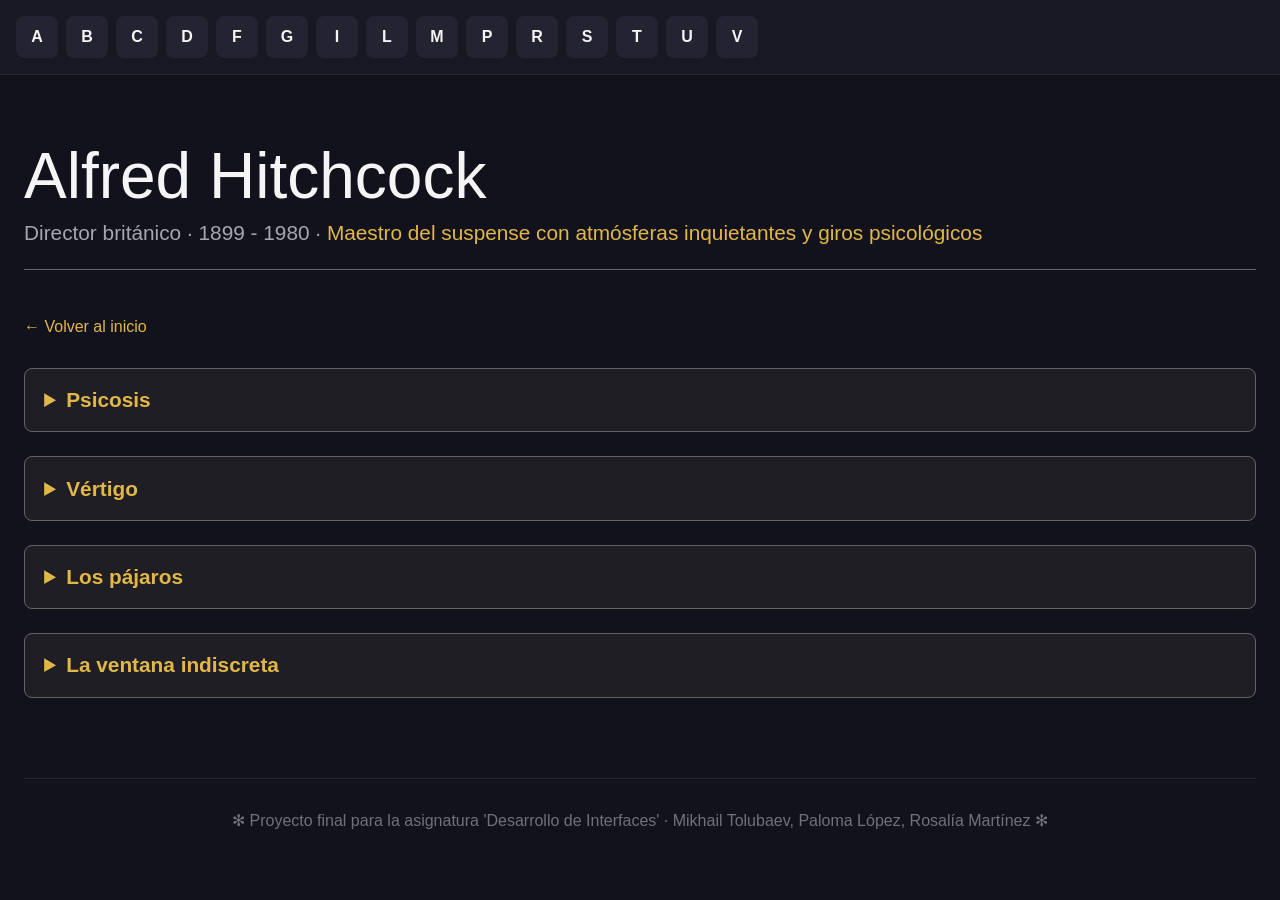
<file: hitchcock.html>
<!DOCTYPE html>
<html lang="es">
<head>
  <meta charset="UTF-8">
  <meta name="viewport" content="width=device-width, initial-scale=1.0">
  <title>Alfred Hitchcock</title>
  <link rel="icon" href="assets/images/logo.png" type="image/jpg">
  <link rel="stylesheet" href="style.css">
</head>

<body>
  <nav class="barra-alfabeto">

    <div class="letra-menu">
      <span>A</span>

      <div class="dropdown-peliculas">
        <a href="miyazaki.html#chihiro">El viaje de Chihiro</a>
      </div>
    </div>

    <div class="letra-menu">
      <span>B</span>

      <div class="dropdown-peliculas">
        <a href="tim-burton.html#big-fish">Big Fish</a>
        <a href="tim-burton.html#bitelchus">Bitelchús</a>
      </div>
    </div>

    <div class="letra-menu">
      <span>C</span>

      <div class="dropdown-peliculas">
        <a href="tim-burton.html#charlie-fabrica-chocolate">
          Charlie y la fábrica de chocolate
        </a>
      </div>
    </div>

    <div class="letra-menu">
      <span>D</span>

      <div class="dropdown-peliculas">
        <a href="hitchcock.html#de-entre-los-muertos">
          De entre los muertos
        </a>

        <a href="verhoeven.html#desafio-total">
          Desafío total
        </a>

        <a href="carpenter.html#dos-mil-trece-rescate-en-la">
          2013: Rescate en L.A.
        </a>
      </div>
    </div>

    <div class="letra-menu">
      <span>F</span>

      <div class="dropdown-peliculas">
        <a href="anderson.html#fantastic-mr-fox">
          Fantastic Mr. Fox
        </a>

        <a href="zemeckis.html#forrest-gump">
          Forrest Gump
        </a>
      </div>
    </div>

    <div class="letra-menu">
      <span>G</span>

      <div class="dropdown-peliculas">
        <a href="carpenter.html#golpe-en-la-pequena-china">
          Golpe en la pequeña China
        </a>

        <a href="anderson.html#grand-budapest">
          The Grand Budapest Hotel
        </a>

        <a href="eastwood.html#gran-torino">
          Gran Torino
        </a>
      </div>
    </div>

    <div class="letra-menu">
      <span>I</span>

      <div class="dropdown-peliculas">
        <a href="verhoeven.html#instinto-basico">
          Instinto básico
        </a>

        <a href="anderson.html#isle-of-dogs">
          Isle of Dogs
        </a>
      </div>
    </div>

    <div class="letra-menu">
      <span>L</span>

      <div class="dropdown-peliculas">
        <a href="carpenter.html#la-cosa">
          La cosa (El enigma de otro mundo)
        </a>

        <a href="tim-burton.html#la-novia-cadaver">
          La novia cadáver
        </a>

        <a href="hitchcock.html#los-pajaros">
          Los pájaros
        </a>

        <a href="hitchcock.html#la-ventana-indiscreta">
          La ventana indiscreta
        </a>
      </div>
    </div>

    <div class="letra-menu">
      <span>M</span>

      <div class="dropdown-peliculas">
        <a href="eastwood.html#million-dollar-baby">
          Million Dollar Baby
        </a>

        <a href="almodovar.html#mujeres-al-borde">
          Mujeres al borde de un ataque de "nervios"
        </a>

        <a href="eastwood.html#mula">
          Mula
        </a>
      </div>
    </div>

    <div class="letra-menu">
      <span>P</span>

      <div class="dropdown-peliculas">
        <a href="hitchcock.html#psicosis">
          Psicosis
        </a>
      </div>
    </div>

    <div class="letra-menu">
      <span>R</span>

      <div class="dropdown-peliculas">
        <a href="verhoeven.html#robocop">
          RoboCop
        </a>
      </div>
    </div>

    <div class="letra-menu">
      <span>S</span>

      <div class="dropdown-peliculas">
        <a href="eastwood.html#sin-perdon">
          Sin perdón
        </a>

        <a href="verhoeven.html#starship-troopers">
          Starship Troopers (Las brigadas del espacio)
        </a>
      </div>
    </div>

    <div class="letra-menu">
      <span>T</span>

      <div class="dropdown-peliculas">
        <a href="almodovar.html#tacones-lejanos">
          Tacones Lejanos
        </a>

        <a href="almodovar.html#todo-sobre-mi-madre">
          Todo sobre mi madre
        </a>
      </div>
    </div>

    <div class="letra-menu">
      <span>U</span>

      <div class="dropdown-peliculas">
        <a href="carpenter.html#mil-novecientos-noventa-y-siete-rescate-en-nueva-york">
          1997: Rescate en Nueva York
        </a>
      </div>
    </div>

    <div class="letra-menu">
      <span>V</span>

      <div class="dropdown-peliculas">
        <a href="almodovar.html#volver">
          Volver
        </a>
      </div>
    </div>

  </nav>

  <div class="contenedor-principal">

    <!-- ENCABEZADO -->
    <div class="encabezado-cine">
      <h1>Alfred Hitchcock</h1>
      <div class="subtitulo">
        Director británico · 1899 - 1980 ·
        <span class="resaltado">Maestro del suspense con atmósferas inquietantes y giros psicológicos</span>
      </div>
    </div>

    <!-- BOTON VOLVER -->
    <a href="index.html" class="boton-volver">
      ← Volver al inicio
    </a>

    <!-- PELICULAS -->
    <div class="contenedor-peliculas">

      <!-- PELICULA 1 -->
      <details class="pelicula" id="psicosis">
        <summary>Psicosis</summary>

        <div class="contenido-pelicula">
          <img
            src="assets/images/Hitchcock/psicosis.jpg"
            alt="Psicosis"
            class="poster-pelicula"
          >
          <div class="info-pelicula">
            <p><strong>Título original:</strong> Psycho</p>
            <p><strong>Año:</strong> 1960</p>
            <p><strong>Duración:</strong> 1h 49min</p>
            <p><strong>Puntuación:</strong> 8,5 / 10</p>
            <p>
              <strong>Sinopsis:</strong>
              Una secretaria de Phoenix malversa cuarenta mil dólares de un cliente, se da a la fuga y se registra en un motel remoto administrado por un joven con una controladora madre.
            </p>
            <p>
              <strong>Estrellas:</strong>
              Anthony Perkins, Janet Leigh, Vera Miles
            </p>
            <p>
              <strong>Anécdota:</strong>
              En un principio, Hitchcock insistió en que la escena de la ducha no debería tener música, pero su mujer le convenció de que lo intentara. Más tarde, Hitchcock dijo: "El treinta y tres por ciento del efecto de Psycho se debió a la música".
            </p>
            <p>
              <strong>Premios:</strong>
              Nominada a 4 premios Óscar, 8 premios y 14 nominaciones en total.
            </p>
          </div>
        </div>
      </details>

      <!-- PELICULA 2 -->
      <details class="pelicula" id="de-entre-los-muertos">
        <summary>Vértigo</summary>
        <div class="contenido-pelicula">
          <img
            src="assets/images/Hitchcock/vertigo.jpg"
            alt="De entre los muertos"
            class="poster-pelicula"
          >
          <div class="info-pelicula">
            <p><strong>Título original:</strong> Vertigo</p>
            <p><strong>Año:</strong> 1958</p>
            <p><strong>Duración:</strong> 2h 8min</p>
            <p><strong>Puntuación:</strong> 8,2 / 10</p>
            <p>
              <strong>Sinopsis:</strong>
              Un antiguo detective de la policía de San Francisco lucha contra sus demonios personales y se obsesiona con la inquietantemente bella mujer por la que ha sido contratado para seguirle el rastro, que podría estar profundamente perturbada.
            </p>
            <p>
              <strong>Estrellas:</strong>
              James Stewart, Kim Novak, Barbara Bel Geddes
            </p>
            <p>
              <strong>Premios:</strong>
              Nominada a 2 premios Óscar, 9 premios y 8 nominaciones en total.
            </p>
          </div>
        </div>
      </details>

      <!-- PELICULA 3 -->
    <details class="pelicula" id="los-pajaros">
        <summary>Los pájaros</summary>
        <div class="contenido-pelicula">
            <img
            src="assets/images/Hitchcock/pajaros.jpg"
            alt="Los pájaros"
            class="poster-pelicula"
            >
            <div class="info-pelicula">
                <p><strong>Título original:</strong> The Birds</p>
                <p><strong>Año:</strong> 1963</p>
                <p><strong>Duración:</strong> 1h 59min</p>
                <p><strong>Puntuación:</strong> 7,6 / 10</p>
                <p>
                    <strong>Sinopsis:</strong>
                    Una adinerada mujer de la alta sociedad de San Francisco persigue a un posible novio en un pequeño pueblo del norte de California que poco a poco da un giro hacia lo extraño cuando pájaros de todo tipo empiezan a atacar a la gente.
                </p>
                <p>
                    <strong>Estrellas:</strong>
                    Rod Taylor, Tippi Hedren, Jessica Tandy
                </p>
                <p>
                    <strong>Premios:</strong>
                    Nominada a 1 premio Óscar, 5 premios y 7 nominaciones en total.
                </p>
            </div>
        </div>
    </details>

    <!-- PELICULA 4 -->
    <details class="pelicula" id="la-ventana-indiscreta">
        <summary>La ventana indiscreta</summary>
        <div class="contenido-pelicula">
            <img
            src="assets/images/Hitchcock/ventana.jpg"
            alt="La ventana indiscreta"
            class="poster-pelicula"
            >
            <div class="info-pelicula">
                <p><strong>Título original:</strong> Rear Window</p>
                <p><strong>Año:</strong> 1954</p>
                <p><strong>Duración:</strong> 1h 52min</p>
                <p><strong>Puntuación:</strong> 8,5 / 10</p>
                <p>
                    <strong>Sinopsis:</strong>
                    Un fotógrafo en silla de ruedas espía a sus vecinos desde la ventana de su apartamento en Greenwich Village, y se convence de que uno de ellos ha cometido un asesinato, a pesar del escepticismo de su novia, modelo de moda.
                </p>
                <p>
                    <strong>Estrellas:</strong>
                    James Stewart, Grace Kelly, Wendell Corey
                </p>
                <p>
                    <strong>Premios:</strong>
                    Nominada a 4 premios Óscar, 7 premios y 14 nominaciones en total.
                </p>
            </div>
        </div>
    </details>
    </div>

    <!-- FOOTER -->
    <div class="pie-pagina">
      <span>
        ✻ Proyecto final para la asignatura 'Desarrollo de Interfaces' · Mikhail Tolubaev, Paloma López, Rosalía Martínez ✻
      </span>
    </div>
  </div>

<script>

/* ======================================== */
/* ABRIR ACORDEON */
/* ======================================== */

function abrirPelicula(id) {

  const pelicula = document.getElementById(id);

  if (!pelicula) return;

  document.querySelectorAll(".pelicula").forEach(p => {
    p.removeAttribute("open");
  });

  pelicula.setAttribute("open", "");

  pelicula.scrollIntoView({
    behavior: "smooth",
    block: "start"
  });
}

/* ======================================== */
/* NAVBAR */
/* ======================================== */

document.querySelectorAll(".dropdown-peliculas a").forEach(link => {

  link.addEventListener("click", (e) => {

    const href = link.getAttribute("href");

    /* SI ES OTRA PAGINA, NO TOCAR */

    if (!href.includes("hitchcock.html")) return;

    e.preventDefault();

    const id = href.split("#")[1];

    abrirPelicula(id);

  });

});

/* ======================================== */
/* AL CARGAR */
/* ======================================== */

window.addEventListener("load", () => {

  const hash = window.location.hash;

  if (!hash) return;

  abrirPelicula(hash.replace("#", ""));

});

</script>

</body>
</html>
</file>
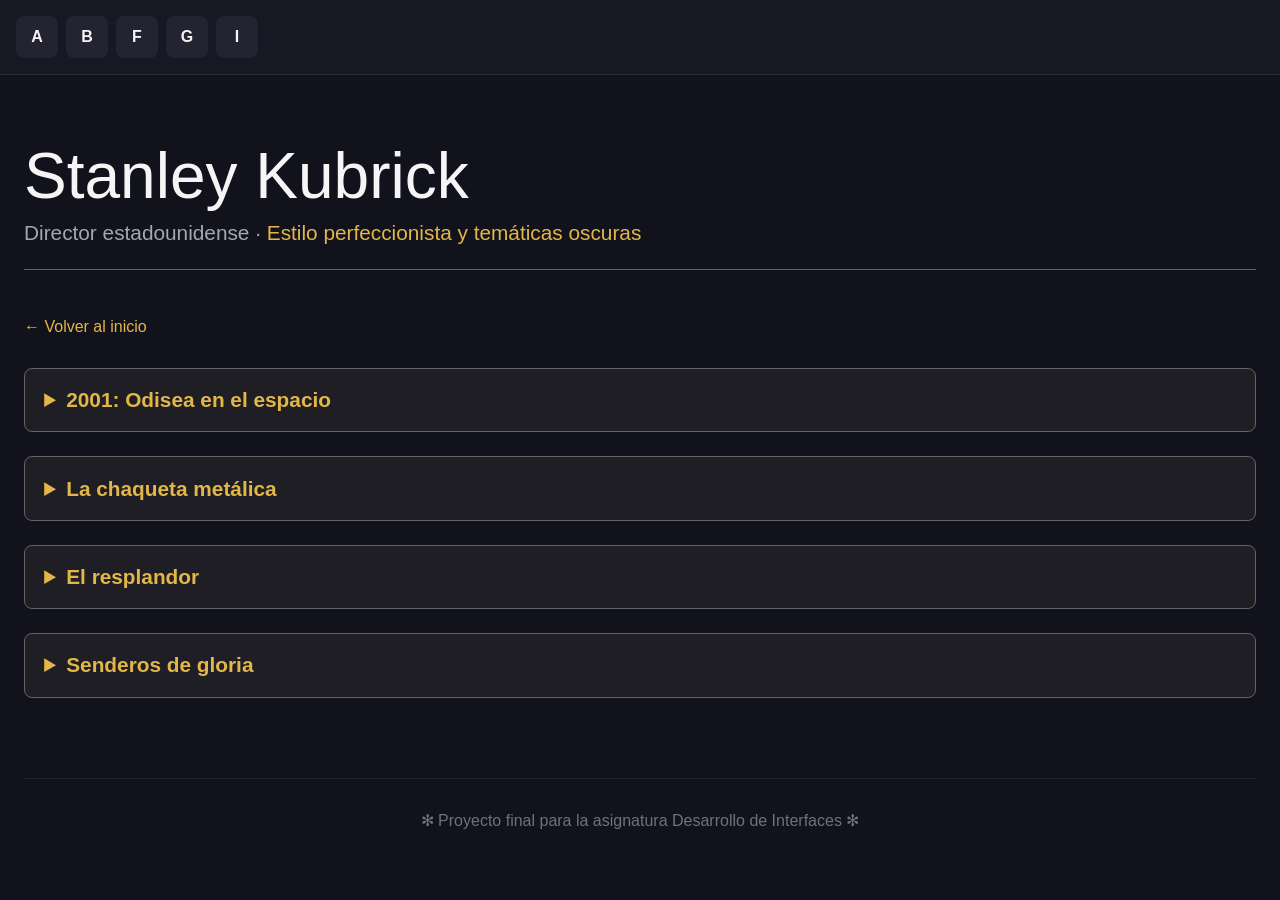
<file: kubrick.html>
<!DOCTYPE html>
<html lang="es">
<head>
  <meta charset="UTF-8">
  <meta name="viewport" content="width=device-width, initial-scale=1.0">
  <title>Wes Anderson</title>
  <link rel="icon" href="assets/images/logo.png" type="image/jpg">
  <link rel="stylesheet" href="style.css">
</head>

<body>
    <nav class="barra-alfabeto">

  <div class="letra-menu">
    <span>A</span>

    <div class="dropdown-peliculas">
      <a href="miyazaki.html#chihiro">El viaje de Chihiro</a>
    </div>
  </div>

  <div class="letra-menu">
    <span>B</span>

    <div class="dropdown-peliculas">
      <a href="tim-burton.html#big-fish">Big Fish</a>
      <a href="tim-burton.html#beetlejuice">Beetlejuice</a>
    </div>
  </div>

  <div class="letra-menu">
    <span>F</span>

    <div class="dropdown-peliculas">
      <a href="anderson.html#fantastic-mr-fox">
        Fantastic Mr. Fox
      </a>

      <a href="zemeckis.html#forrest-gump">
        Forrest Gump
      </a>
    </div>
  </div>

  <div class="letra-menu">
    <span>G</span>

    <div class="dropdown-peliculas">
      <a href="anderson.html#grand-budapest">
        The Grand Budapest Hotel
      </a>

      <a href="eastwood.html#gran-torino">
        Gran Torino
      </a>
    </div>
  </div>

  <div class="letra-menu">
    <span>I</span>

    <div class="dropdown-peliculas">
      <a href="anderson.html#isle-of-dogs">
        Isle of Dogs
      </a>
    </div>
  </div>

</nav>

  <div class="contenedor-principal">

    <!-- ENCABEZADO -->
    <div class="encabezado-cine">
      <h1>Stanley Kubrick</h1>
      <div class="subtitulo">
        Director estadounidense ·
        <span class="resaltado">Estilo perfeccionista y temáticas oscuras</span>
      </div>
    </div>

    <!-- BOTON VOLVER -->
    <a href="index.html" class="boton-volver">
      ← Volver al inicio
    </a>

    <!-- PELICULAS -->
    <div class="contenedor-peliculas">

      <!-- PELICULA 1 -->
      <details class="pelicula" id="2001">
        <summary>2001: Odisea en el espacio</summary>

        <div class="contenido-pelicula">
          <img
            src="assets/images/Kubrick/2001.jpg"
            alt="2001: Odisea en el espacio"
            class="poster-pelicula"
          >
          <div class="info-pelicula">
            <p><strong>Año:</strong> 1968</p>
            <p><strong>Duración:</strong> 2h 29min</p>
            <p><strong>Puntuación:</strong> 8,3 / 10</p>
            <p>
              <strong>Sinopsis:</strong>
              Tras su descubrimiento en África hace varias generaciones, los misteriosos monolitos conducen a la humanidad a un impresionante viaje a Júpiter, con la ayuda del superordenador HAL 9000. 
            </p>
            <p>
              <strong>Estrellas:</strong>
              Keir Dullea, Gary Lockwood, William Sylvester
            </p>
            <p>
              <strong>Anécdota:</strong>
              La azafata que camina por la pared y el techo de la nave se logró fijando el set de modo que girara, manteniendo a la actriz segura con zapatos adherentes mientras la cámara giraba con ella.
            </p>
            <p>
              <strong>Premios:</strong>
              Ganó 1 premio Óscar, 18 premios y 14 nominaciones en total.
            </p>
          </div>
        </div>
      </details>

      <!-- PELICULA 2 -->
      <details class="pelicula" id="chaqueta">
        <summary>La chaqueta metálica</summary>
        <div class="contenido-pelicula">
          <img
            src="assets/images/Kubrick/jacket.jpg"
            alt="La chaqueta metálica"
            class="poster-pelicula"
          >
          <div class="info-pelicula">
            <p><strong>Año:</strong> 1987</p>
            <p><strong>Duración:</strong> 1h 56min</p>
            <p><strong>Puntuación:</strong> 8,2 / 10</p>
            <p>
              <strong>Sinopsis:</strong>
              Un marine estadounidense observa los efectos deshumanizadores que la guerra de Vietnam tiene sobre sus compañeros, desde su brutal instrucción en el campo de entrenamiento hasta los sangrientos combates callejeros en Hue.
            </p>
            <p>
              <strong>Estrellas:</strong>
              Matthew Modine, R. Lee Ermey, Vincent D’Onofrio
            </p>
            <p>
              <strong>Anécdota:</strong>
              R. Lee Ermey era un verdadero instructor de instrucción del Cuerpo de Marines. Originalmente, solo iba a ser asesor técnico, pero envió una cinta de vídeo en la que insultaba y gritaba a varios marines durante 15 minutos para demostrar que podía actuar.
            </p>
            <p>
              <strong>Premios:</strong>
              Nominada a 1 premio Óscar, 8 premios y 15 nominaciones en total.
            </p>
          </div>
        </div>
      </details>

      <!-- PELICULA 3 -->
    <details class="pelicula" id="resplandor">
        <summary>El resplandor</summary>
        <div class="contenido-pelicula">
            <img
            src="assets/images/Kubrick/resplandor.jpg"
            alt="El resplandor"
            class="poster-pelicula"
            >
            <div class="info-pelicula">
                <p><strong>Año:</strong> 1980</p>
                <p><strong>Duración:</strong> 2h 26min</p>
                <p><strong>Puntuación:</strong> 8,4 / 10</p>
                <p>
                    <strong>Sinopsis:</strong>
                    Una familia se dirige a un hotel aislado para pasar el invierno. Allí, una presencia espiritual maligna violenta al padre, mientras el hijo, psíquico, tiene horripilantes visiones del pasado y del futuro.
                </p>
                <p>
                    <strong>Estrellas:</strong>
                    Jack Nicholson, Shelley Duvall, Danny Lloyd
                </p>
                <p>
                    <strong>Anécdota:</strong>
                    Kubrick obligó a la actriz a llorar hasta 12 veces al día durante meses, llegando a aislarla del equipo y tratarla mal para lograr la fragilidad de Wendy. Repitió la escena del bate de béisbol más de 120 veces, provocándole tal estrés que se le caía el pelo.
                </p>
                <p>
                    <strong>Premios:</strong>
                    Nominada a 2 premios Óscar,
                    6 premios y 9 nominaciones en total.
                </p>
            </div>
        </div>
    </details>

    <!-- PELICULA 4 -->
    <details class="pelicula" id="senderos_de_gloria">
        <summary>Senderos de gloria</summary>
        <div class="contenido-pelicula">
            <img
            src="assets/images/Kubrick/glory.jpg"
            alt="Senderos de gloria"
            class="poster-pelicula"
            >
            <div class="info-pelicula">
                <p><strong>Año:</strong> 1957</p>
                <p><strong>Duración:</strong> 1h 28min</p>
                <p><strong>Puntuación:</strong> 8,4 / 10</p>
                <p>
                    <strong>Sinopsis:</strong>
                    Tras negarse a atacar una posición enemiga, un general acusa a los soldados de cobardía y su oficial al mando debe defenderlos. 
                </p>
                <p>
                    <strong>Estrellas:</strong>
                    Kirk Douglas, Ralph Meeker, Adolphe Menjou
                </p>
                <p>
                    <strong>Anécdota:</strong>
                    Esta película fue prohibida en España bajo el mandato del dictador Francisco Franco por su mensaje antimilitar. No se estrenó en España hasta 1986, 11 años después de la muerte de Franco.
                </p>
                <p>
                    <strong>Premios:</strong>
                    Nominada a un premio BAFTA, 5 premios y 3 nominaciones en total.
                </p>
            </div>
        </div>
    </details>
    </div>

    <!-- FOOTER -->
    <div class="pie-pagina">
      <span>
        ✻ Proyecto final para la asignatura Desarrollo de Interfaces ✻
      </span>
    </div>
  </div>

<script>

/* ======================================== */
/* ABRIR ACORDEON */
/* ======================================== */

function abrirPelicula(id) {

  const pelicula = document.getElementById(id);

  if (!pelicula) return;

  document.querySelectorAll(".pelicula").forEach(p => {
    p.removeAttribute("open");
  });

  pelicula.setAttribute("open", "");

  pelicula.scrollIntoView({
    behavior: "smooth",
    block: "start"
  });
}

/* ======================================== */
/* NAVBAR */
/* ======================================== */

document.querySelectorAll(".dropdown-peliculas a").forEach(link => {

  link.addEventListener("click", (e) => {

    const href = link.getAttribute("href");

    /* SI ES OTRA PAGINA, NO TOCAR */

    if (!href.includes("kubrick.html")) return;

    e.preventDefault();

    const id = href.split("#")[1];

    abrirPelicula(id);

  });

});

/* ======================================== */
/* AL CARGAR */
/* ======================================== */

window.addEventListener("load", () => {

  const hash = window.location.hash;

  if (!hash) return;

  abrirPelicula(hash.replace("#", ""));

});

</script>

</body>
</html>
</file>
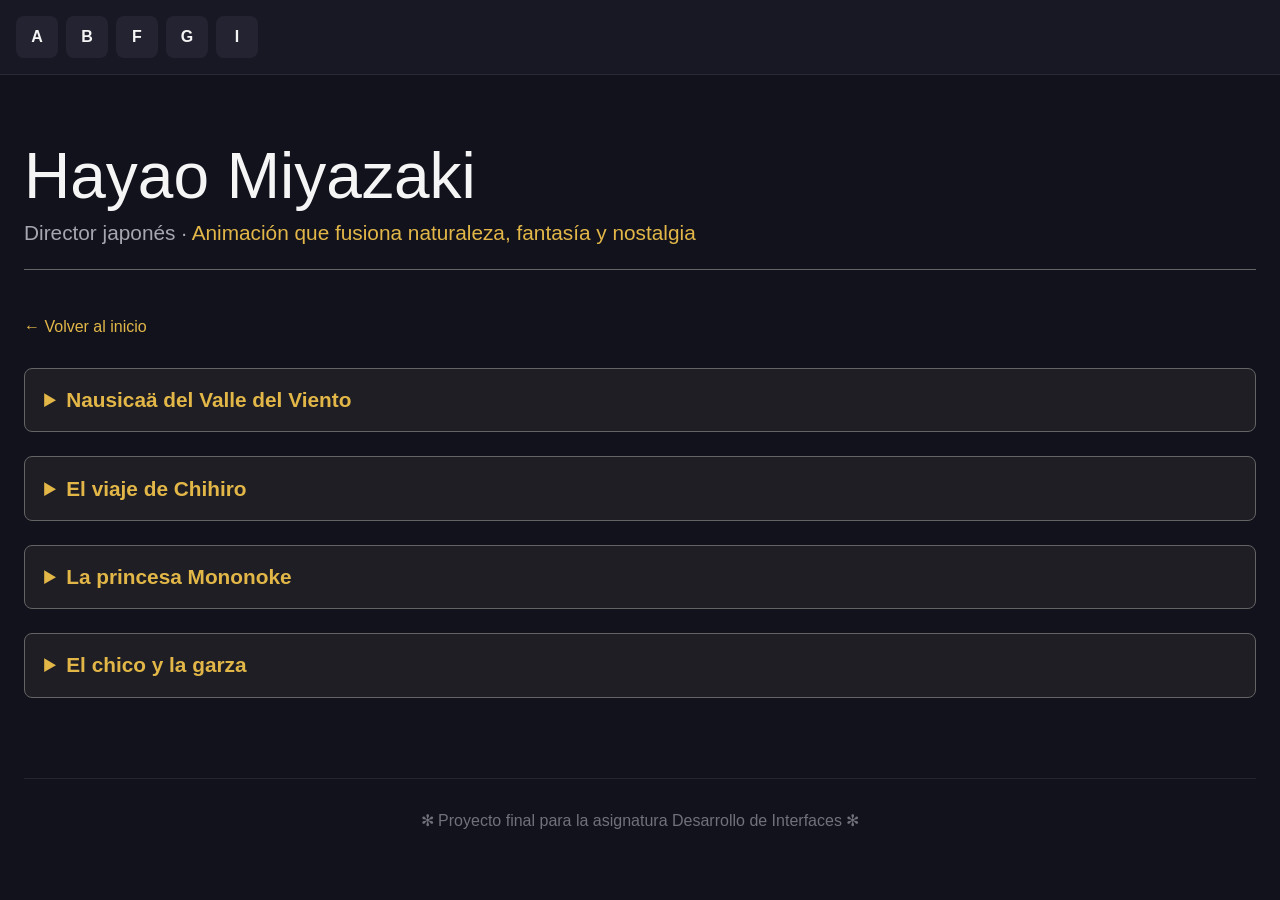
<file: miyazaki.html>
<!DOCTYPE html>
<html lang="es">
<head>
  <meta charset="UTF-8">
  <meta name="viewport" content="width=device-width, initial-scale=1.0">
  <title>Wes Anderson</title>
  <link rel="icon" href="assets/images/logo.png" type="image/jpg">
  <link rel="stylesheet" href="style.css">
</head>

<body>
    <nav class="barra-alfabeto">

  <div class="letra-menu">
    <span>A</span>

    <div class="dropdown-peliculas">
      <a href="miyazaki.html#chihiro">El viaje de Chihiro</a>
    </div>
  </div>

  <div class="letra-menu">
    <span>B</span>

    <div class="dropdown-peliculas">
      <a href="tim-burton.html#big-fish">Big Fish</a>
      <a href="tim-burton.html#beetlejuice">Beetlejuice</a>
    </div>
  </div>

  <div class="letra-menu">
    <span>F</span>

    <div class="dropdown-peliculas">
      <a href="anderson.html#fantastic-mr-fox">
        Fantastic Mr. Fox
      </a>

      <a href="zemeckis.html#forrest-gump">
        Forrest Gump
      </a>
    </div>
  </div>

  <div class="letra-menu">
    <span>G</span>

    <div class="dropdown-peliculas">
      <a href="anderson.html#grand-budapest">
        The Grand Budapest Hotel
      </a>

      <a href="eastwood.html#gran-torino">
        Gran Torino
      </a>
    </div>
  </div>

  <div class="letra-menu">
    <span>I</span>

    <div class="dropdown-peliculas">
      <a href="anderson.html#isle-of-dogs">
        Isle of Dogs
      </a>
    </div>
  </div>

</nav>

  <div class="contenedor-principal">

    <!-- ENCABEZADO -->
    <div class="encabezado-cine">
      <h1>Hayao Miyazaki</h1>
      <div class="subtitulo">
        Director japonés ·
        <span class="resaltado">Animación que fusiona naturaleza, fantasía y nostalgia</span>
      </div>
    </div>

    <!-- BOTON VOLVER -->
    <a href="index.html" class="boton-volver">
      ← Volver al inicio
    </a>

    <!-- PELICULAS -->
    <div class="contenedor-peliculas">

      <!-- PELICULA 1 -->
      <details class="pelicula" id="nausicaa">
        <summary>Nausicaä del Valle del Viento</summary>

        <div class="contenido-pelicula">
          <img
            src="assets/images/Miyazaki/nausicaa.jpg"
            alt="Nausicaä del Valle del Viento"
            class="poster-pelicula"
          >
          <div class="info-pelicula">
            <p><strong>Año:</strong> 1984</p>
            <p><strong>Duración:</strong> 1h 57min</p>
            <p><strong>Puntuación:</strong> 8 / 10</p>
            <p>
              <strong>Sinopsis:</strong>
              Nausicaä, una princesa guerrera pero pacifista, lucha para evitar que dos naciones en guerra se destruyan a si mismas y al planeta, que se está muriendo. 
            </p>
            <p>
              <strong>Estrellas:</strong>
              Sumi Shimamoto, Mahito Tsujimura, Hisako Kyôda
            </p>
            <p>
              <strong>Anécdota:</strong>
              En el momento en el que 'Nausicaä del Valle del Viento' llegó a los cines estadounidenses lo hizo con otro nombre ('Los Guerreros del Viento') y con una versión reducida que dejaba sus dos horas originales en poco más de hora y media, cambios que provocaron un enfado Hayao Miyazaki que duró muchos años.
            </p>
            <p>
              <strong>Premios:</strong>
              3 premios y 1 nominación en total.
            </p>
          </div>
        </div>
      </details>

      <!-- PELICULA 2 -->
      <details class="pelicula" id="chihiro">
        <summary>El viaje de Chihiro</summary>
        <div class="contenido-pelicula">
          <img
            src="assets/images/Miyazaki/spirited_away.jpg"
            alt="El viaje de Chihiro"
            class="poster-pelicula"
          >
          <div class="info-pelicula">
            <p><strong>Año:</strong> 2001</p>
            <p><strong>Duración:</strong> 2h 4min</p>
            <p><strong>Puntuación:</strong> 8,6 / 10</p>
            <p>
              <strong>Sinopsis:</strong>
              Durante el traslado de su familia a los suburbios, una niña de 10 años de edad deambula por un mundo gobernado por dioses, brujas y espíritus, y donde los humanos se convierten en bestias. 
            </p>
            <p>
              <strong>Estrellas:</strong>
              Miyu Irino, Rumi Hiiragi, Mari Natsuki
            </p>
            <p>
              <strong>Anécdota:</strong>
              La escena del dios pestilente proviene de una experiencia real de Miyazaki, quien participó en la limpieza de un río de su localidad. Encontraron una bicicleta atascada, lo que inspiró la escena donde extraen basura del espíritu.
            </p>
            <p>
              <strong>Premios:</strong>
              Ganó 1 premio Óscar, 58 premios y 31 nominaciones en total.
            </p>
          </div>
        </div>
      </details>

      <!-- PELICULA 3 -->
    <details class="pelicula" id="mononoke">
        <summary>La princesa Mononoke</summary>
        <div class="contenido-pelicula">
            <img
            src="assets/images/Miyazaki/princess_mononoke.jpg"
            alt="La princesa Mononoke"
            class="poster-pelicula"
            >
            <div class="info-pelicula">
                <p><strong>Año:</strong> 1997</p>
                <p><strong>Duración:</strong> 2h 13min</p>
                <p><strong>Puntuación:</strong> 8,3 / 10</p>
                <p>
                    <strong>Sinopsis:</strong>
                    En un viaje para descubrir la cura de la maldición de Tatarigami, Ashitaka se encuentra en medio de una guerra entre los dioses del bosque y Tatara, una colonia minera. En esta búsqueda también conoce a San, el Mononoke Hime. 
                </p>
                <p>
                    <strong>Estrellas:</strong>
                    Yôji Matsuda, Yuriko Ishida, Yûko Tanaka
                </p>
                <p>
                    <strong>Anécdota:</strong>
                    La escena inicial del jabalí infectado fue extremadamente difícil. Tardaron un año y siete meses en completarla, utilizando aproximadamente 5.300 dibujos.
                </p>
                <p>
                    <strong>Premios:</strong>
                    14 premios y 6 nominaciones en total.
                </p>
            </div>
        </div>
    </details>

    <!-- PELICULA 4 -->
    <details class="pelicula" id="chico-y-garza">
        <summary>El chico y la garza</summary>
        <div class="contenido-pelicula">
            <img
            src="assets/images/Miyazaki/the_boy_and_the_heron.jpg"
            alt="El chico y la garza"
            class="poster-pelicula"
            >
            <div class="info-pelicula">
                <p><strong>Año:</strong> 2023</p>
                <p><strong>Duración:</strong> 2h 4min</p>
                <p><strong>Puntuación:</strong> 7,3 / 10</p>
                <p>
                    <strong>Sinopsis:</strong>
                    Sigue el desarrollo psicológico de un adolescente a través de las interacciones con sus amigos y su tío. Se basa en el libro del mismo nombre de 1937 de Genzaburo Yoshino 
                </p>
                <p>
                    <strong>Estrellas:</strong>
                    Soma Santoki, Masaki Suda, Kô Shibasaki
                </p>
                <p>
                    <strong>Anécdota:</strong>
                    Según el productor Toshio Suzuki, El niño y la garza es la película más cara jamás producida en Japón.
                </p>
                <p>
                    <strong>Premios:</strong>
                    Ganó 1 premio Óscar, 34 premios y 87 nominaciones en total.
                </p>
            </div>
        </div>
    </details>
    </div>

    <!-- FOOTER -->
    <div class="pie-pagina">
      <span>
        ✻ Proyecto final para la asignatura Desarrollo de Interfaces ✻
      </span>
    </div>
  </div>

<script>

/* ======================================== */
/* ABRIR ACORDEON */
/* ======================================== */

function abrirPelicula(id) {

  const pelicula = document.getElementById(id);

  if (!pelicula) return;

  document.querySelectorAll(".pelicula").forEach(p => {
    p.removeAttribute("open");
  });

  pelicula.setAttribute("open", "");

  pelicula.scrollIntoView({
    behavior: "smooth",
    block: "start"
  });
}

/* ======================================== */
/* NAVBAR */
/* ======================================== */

document.querySelectorAll(".dropdown-peliculas a").forEach(link => {

  link.addEventListener("click", (e) => {

    const href = link.getAttribute("href");

    /* SI ES OTRA PAGINA, NO TOCAR */

    if (!href.includes("miyazaki.html")) return;

    e.preventDefault();

    const id = href.split("#")[1];

    abrirPelicula(id);

  });

});

/* ======================================== */
/* AL CARGAR */
/* ======================================== */

window.addEventListener("load", () => {

  const hash = window.location.hash;

  if (!hash) return;

  abrirPelicula(hash.replace("#", ""));

});

</script>

</body>
</html>
</file>
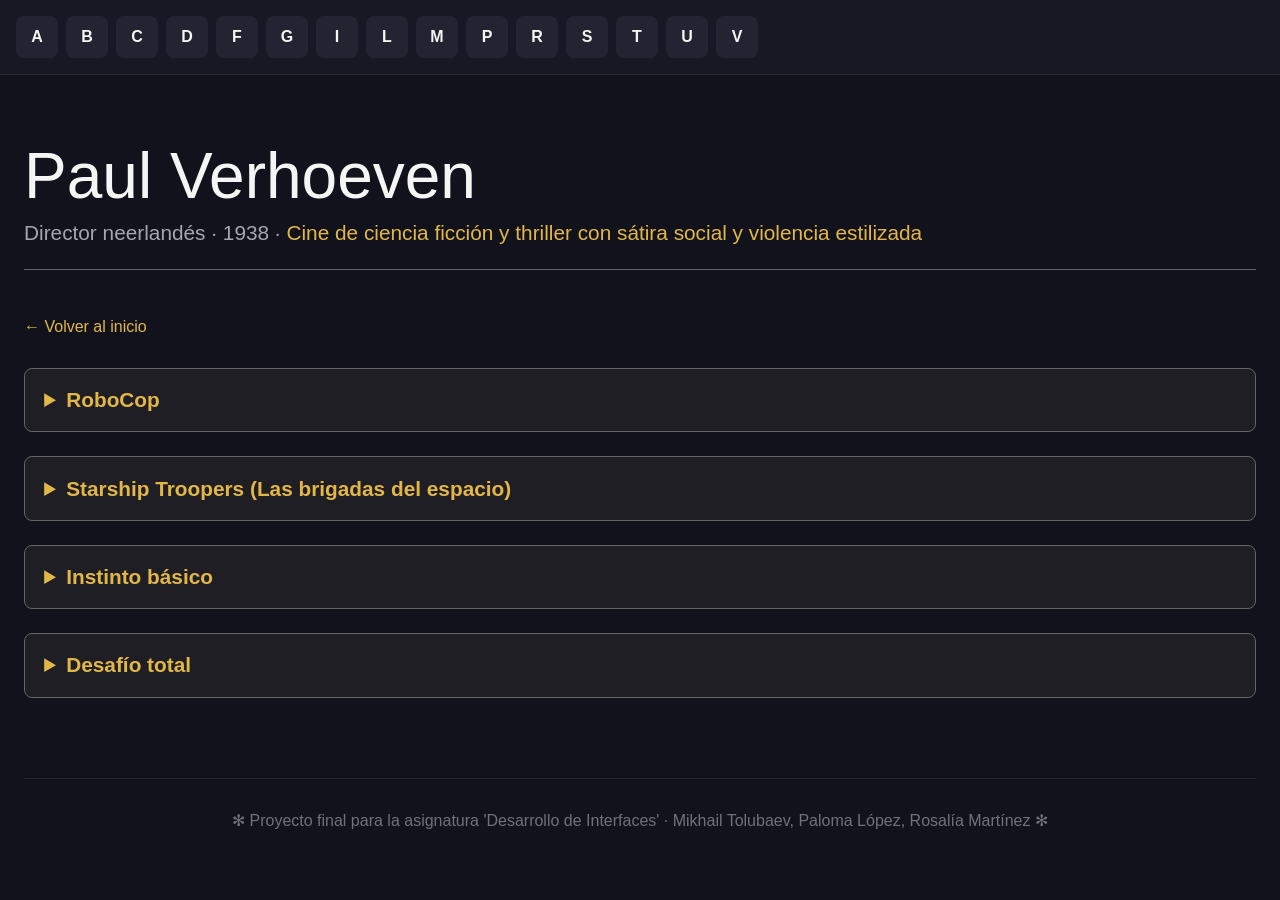
<file: verhoeven.html>
<!DOCTYPE html>
<html lang="es">
<head>
  <meta charset="UTF-8">
  <meta name="viewport" content="width=device-width, initial-scale=1.0">
  <title>Paul Verhoeven</title>
  <link rel="icon" href="assets/images/logo.png" type="image/jpg">
  <link rel="stylesheet" href="style.css">
</head>

<body>
  <nav class="barra-alfabeto">

    <div class="letra-menu">
      <span>A</span>

      <div class="dropdown-peliculas">
        <a href="miyazaki.html#chihiro">El viaje de Chihiro</a>
      </div>
    </div>

    <div class="letra-menu">
      <span>B</span>

      <div class="dropdown-peliculas">
        <a href="tim-burton.html#big-fish">Big Fish</a>
        <a href="tim-burton.html#bitelchus">Bitelchús</a>
      </div>
    </div>

    <div class="letra-menu">
      <span>C</span>

      <div class="dropdown-peliculas">
        <a href="tim-burton.html#charlie-fabrica-chocolate">
          Charlie y la fábrica de chocolate
        </a>
      </div>
    </div>

    <div class="letra-menu">
      <span>D</span>

      <div class="dropdown-peliculas">
        <a href="hitchcock.html#de-entre-los-muertos">
          De entre los muertos
        </a>

        <a href="verhoeven.html#desafio-total">
          Desafío total
        </a>

        <a href="carpenter.html#dos-mil-trece-rescate-en-la">
          2013: Rescate en L.A.
        </a>
      </div>
    </div>

    <div class="letra-menu">
      <span>F</span>

      <div class="dropdown-peliculas">
        <a href="anderson.html#fantastic-mr-fox">
          Fantastic Mr. Fox
        </a>

        <a href="zemeckis.html#forrest-gump">
          Forrest Gump
        </a>
      </div>
    </div>

    <div class="letra-menu">
      <span>G</span>

      <div class="dropdown-peliculas">
        <a href="carpenter.html#golpe-en-la-pequena-china">
          Golpe en la pequeña China
        </a>

        <a href="anderson.html#grand-budapest">
          The Grand Budapest Hotel
        </a>

        <a href="eastwood.html#gran-torino">
          Gran Torino
        </a>
      </div>
    </div>

    <div class="letra-menu">
      <span>I</span>

      <div class="dropdown-peliculas">
        <a href="verhoeven.html#instinto-basico">
          Instinto básico
        </a>

        <a href="anderson.html#isle-of-dogs">
          Isle of Dogs
        </a>
      </div>
    </div>

    <div class="letra-menu">
      <span>L</span>

      <div class="dropdown-peliculas">
        <a href="carpenter.html#la-cosa">
          La cosa (El enigma de otro mundo)
        </a>

        <a href="tim-burton.html#la-novia-cadaver">
          La novia cadáver
        </a>

        <a href="hitchcock.html#los-pajaros">
          Los pájaros
        </a>

        <a href="hitchcock.html#la-ventana-indiscreta">
          La ventana indiscreta
        </a>
      </div>
    </div>

    <div class="letra-menu">
      <span>M</span>

      <div class="dropdown-peliculas">
        <a href="eastwood.html#million-dollar-baby">
          Million Dollar Baby
        </a>

        <a href="almodovar.html#mujeres-al-borde">
          Mujeres al borde de un ataque de "nervios"
        </a>

        <a href="eastwood.html#mula">
          Mula
        </a>
      </div>
    </div>

    <div class="letra-menu">
      <span>P</span>

      <div class="dropdown-peliculas">
        <a href="hitchcock.html#psicosis">
          Psicosis
        </a>
      </div>
    </div>

    <div class="letra-menu">
      <span>R</span>

      <div class="dropdown-peliculas">
        <a href="verhoeven.html#robocop">
          RoboCop
        </a>
      </div>
    </div>

    <div class="letra-menu">
      <span>S</span>

      <div class="dropdown-peliculas">
        <a href="eastwood.html#sin-perdon">
          Sin perdón
        </a>

        <a href="verhoeven.html#starship-troopers">
          Starship Troopers (Las brigadas del espacio)
        </a>
      </div>
    </div>

    <div class="letra-menu">
      <span>T</span>

      <div class="dropdown-peliculas">
        <a href="almodovar.html#tacones-lejanos">
          Tacones Lejanos
        </a>

        <a href="almodovar.html#todo-sobre-mi-madre">
          Todo sobre mi madre
        </a>
      </div>
    </div>

    <div class="letra-menu">
      <span>U</span>

      <div class="dropdown-peliculas">
        <a href="carpenter.html#mil-novecientos-noventa-y-siete-rescate-en-nueva-york">
          1997: Rescate en Nueva York
        </a>
      </div>
    </div>

    <div class="letra-menu">
      <span>V</span>

      <div class="dropdown-peliculas">
        <a href="almodovar.html#volver">
          Volver
        </a>
      </div>
    </div>

  </nav>

  <div class="contenedor-principal">

    <!-- ENCABEZADO -->
    <div class="encabezado-cine">
      <h1>Paul Verhoeven</h1>
      <div class="subtitulo">
        Director neerlandés · 1938 ·
        <span class="resaltado">Cine de ciencia ficción y thriller con sátira social y violencia estilizada</span>
      </div>
    </div>

    <!-- BOTON VOLVER -->
    <a href="index.html" class="boton-volver">
      ← Volver al inicio
    </a>

    <!-- PELICULAS -->
    <div class="contenedor-peliculas">

      <!-- PELICULA 1 -->
      <details class="pelicula" id="robocop">
        <summary>RoboCop</summary>

        <div class="contenido-pelicula">
          <img
            src="assets/images/Paul_Verhoeven/robocop.jpg"
            alt="RoboCop"
            class="poster-pelicula"
          >
          <div class="info-pelicula">
            <p><strong>Año:</strong> 1987</p>
            <p><strong>Duración:</strong> 1h 42min</p>
            <p><strong>Puntuación:</strong> 7,6 / 10</p>
            <p>
              <strong>Sinopsis:</strong>
              En un Detroit distópico y asolado por el crimen, un policía herido regresa a la fuerza como un poderoso cyborg perseguido por recuerdos sumergidos.
            </p>
            <p>
              <strong>Estrellas:</strong>
              Peter Weller, Nancy Allen, Dan O'Herlihy
            </p>
            <p>
              <strong>Anécdota:</strong>
              La mayoría de los disparos de RoboCop y el auto de la policía lo muestran saliendo o preparándose para entrar. Peter Weller no cabía en el coche de policía disfraz completo. Cuando necesitaba estar en el auto, llevaba la parte superior del disfraz y se sentaba en ropa interior. Para mantener la ilusión de que RoboCop usa todo el traje mientras está dentro de un automóvil, la mayoría de los disparos muestran sus pies robóticos saliendo primero.
            </p>
            <p>
              <strong>Premios:</strong>
              Nominado a 2 premios Óscar, 11 premios ganados y 13 nominaciones en total.
            </p>
          </div>
        </div>
      </details>

      <!-- PELICULA 2 -->
      <details class="pelicula" id="starship-troopers">
        <summary>Starship Troopers (Las brigadas del espacio)</summary>
        <div class="contenido-pelicula">
          <img
            src="assets/images/Paul_Verhoeven/starshiptroopers.jpg"
            alt="Starship Troopers (Las brigadas del espacio)"
            class="poster-pelicula"
          >
          <div class="info-pelicula">
            <p><strong>Título original:</strong> Starship Troopers</p>
            <p><strong>Año:</strong> 1997</p>
            <p><strong>Duración:</strong> 2h 9min</p>
            <p><strong>Puntuación:</strong> 7,3 / 10</p>
            <p>
              <strong>Sinopsis:</strong>
              La humanidad en un futuro militarizado y fascista entra en guerra contra una raza de insectos gigantes alienígenas en esta sátira de la política global moderna.
            </p>
            <p>
              <strong>Estrellas:</strong>
              Casper Van Dien, Denise Richards, Dina Meyer
            </p>
            <p>
              <strong>Anécdota:</strong>
              Michael Ironside era el mentor de Casper Van Dien en la película, como su mentor de personajes y también en la vida real, detrás de escena y en el set. "Y aún escucho su voz y todo, cuando estoy actuando, hasta el día de hoy. Lo mismo ocurre con Clancy Brown. Ambos, me influyeron más de lo que saben".
            </p>
            <p>
              <strong>Premios:</strong>
              Nominado a 1 premio Óscar, 3 premios ganados y 16 nominaciones en total.
            </p>
          </div>
        </div>
      </details>

      <!-- PELICULA 3 -->
    <details class="pelicula" id="instinto-basico">
        <summary>Instinto básico</summary>
        <div class="contenido-pelicula">
            <img
            src="assets/images/Paul_Verhoeven/basicinstinct.jpg"
            alt="Instinto básico"
            class="poster-pelicula"
            >
            <div class="info-pelicula">
                <p><strong>Título original:</strong> Basic Instinct</p>
                <p><strong>Año:</strong> 1992</p>
                <p><strong>Duración:</strong> 2h 7min</p>
                <p><strong>Puntuación:</strong> 7,1 / 10</p>
                <p>
                    <strong>Sinopsis:</strong>
                    Un detective policial violento investiga un brutal asesinato que podría involucrar a una novelista manipuladora y seductora.
                </p>
                <p>
                    <strong>Estrellas:</strong>
                    Michael Douglas, Sharon Stone, George Dzundza
                </p>
                <p>
                    <strong>Anécdota:</strong>
                    No se utilizaron dobles corporales en ninguna de las escenas de sexo.
                </p>
                <p>
                    <strong>Premios:</strong>
                    Nominado a 2 premios Óscar, 6 premios ganados y 23 nominaciones en total.
                </p>
            </div>
        </div>
    </details>

    <!-- PELICULA 4 -->
    <details class="pelicula" id="desafio-total">
        <summary>Desafío total</summary>
        <div class="contenido-pelicula">
            <img
            src="assets/images/Paul_Verhoeven/totalrecall.jpg"
            alt="Desafío total"
            class="poster-pelicula"
            >
            <div class="info-pelicula">
                <p><strong>Título original:</strong> Total Recall</p>
                <p><strong>Año:</strong> 1990</p>
                <p><strong>Duración:</strong> 1h 53min</p>
                <p><strong>Puntuación:</strong> 7,5 / 10</p>
                <p>
                    <strong>Sinopsis:</strong>
                    Cuando un hombre busca entre los recuerdos virtuales de las vacaciones del planeta Marte, una serie de eventos inesperados y desgarradores lo obligan a ir al planeta de verdad - ¿o no?
                </p>
                <p>
                    <strong>Estrellas:</strong>
                    Arnold Schwarzenegger, Sharon Stone, Michael Ironside
                </p>
                <p>
                    <strong>Anécdota:</strong>
                    Arnold Schwarzenegger notó que Michael Ironside estaba constantemente en el teléfono entre tomas. Cuando él tocó el tema con Ironside, le dijeron que estaba telefoneando a su hermana y que ella padecía cáncer. Schwarzenegger inmediatamente llevó a Ironside a su tráiler, y tuvieron una conversación de una hora y a tres bandas con la hermana de Ironside sobre qué ejercicios debería hacer y qué tipo de alimentos debería comer. Ni Ironside ni su hermana olvidaron nunca la amabilidad de Schwarzenegger.
                </p>
                <p>
                    <strong>Premios:</strong>
                    Nominado a 2 premios Óscar, 7 premios ganados y 16 nominaciones en total.
                </p>
            </div>
        </div>
    </details>
    </div>

    <!-- FOOTER -->
    <div class="pie-pagina">
      <span>
        ✻ Proyecto final para la asignatura 'Desarrollo de Interfaces' · Mikhail Tolubaev, Paloma López, Rosalía Martínez ✻
      </span>
    </div>
  </div>

<script>

/* ======================================== */
/* ABRIR ACORDEON */
/* ======================================== */

function abrirPelicula(id) {

  const pelicula = document.getElementById(id);

  if (!pelicula) return;

  document.querySelectorAll(".pelicula").forEach(p => {
    p.removeAttribute("open");
  });

  pelicula.setAttribute("open", "");

  pelicula.scrollIntoView({
    behavior: "smooth",
    block: "start"
  });
}

/* ======================================== */
/* NAVBAR */
/* ======================================== */

document.querySelectorAll(".dropdown-peliculas a").forEach(link => {

  link.addEventListener("click", (e) => {

    const href = link.getAttribute("href");

    /* SI ES OTRA PAGINA, NO TOCAR */

    if (!href.includes("verhoeven.html")) return;

    e.preventDefault();

    const id = href.split("#")[1];

    abrirPelicula(id);

  });

});

/* ======================================== */
/* AL CARGAR */
/* ======================================== */

window.addEventListener("load", () => {

  const hash = window.location.hash;

  if (!hash) return;

  abrirPelicula(hash.replace("#", ""));

});

</script>

</body>
</html>
</file>
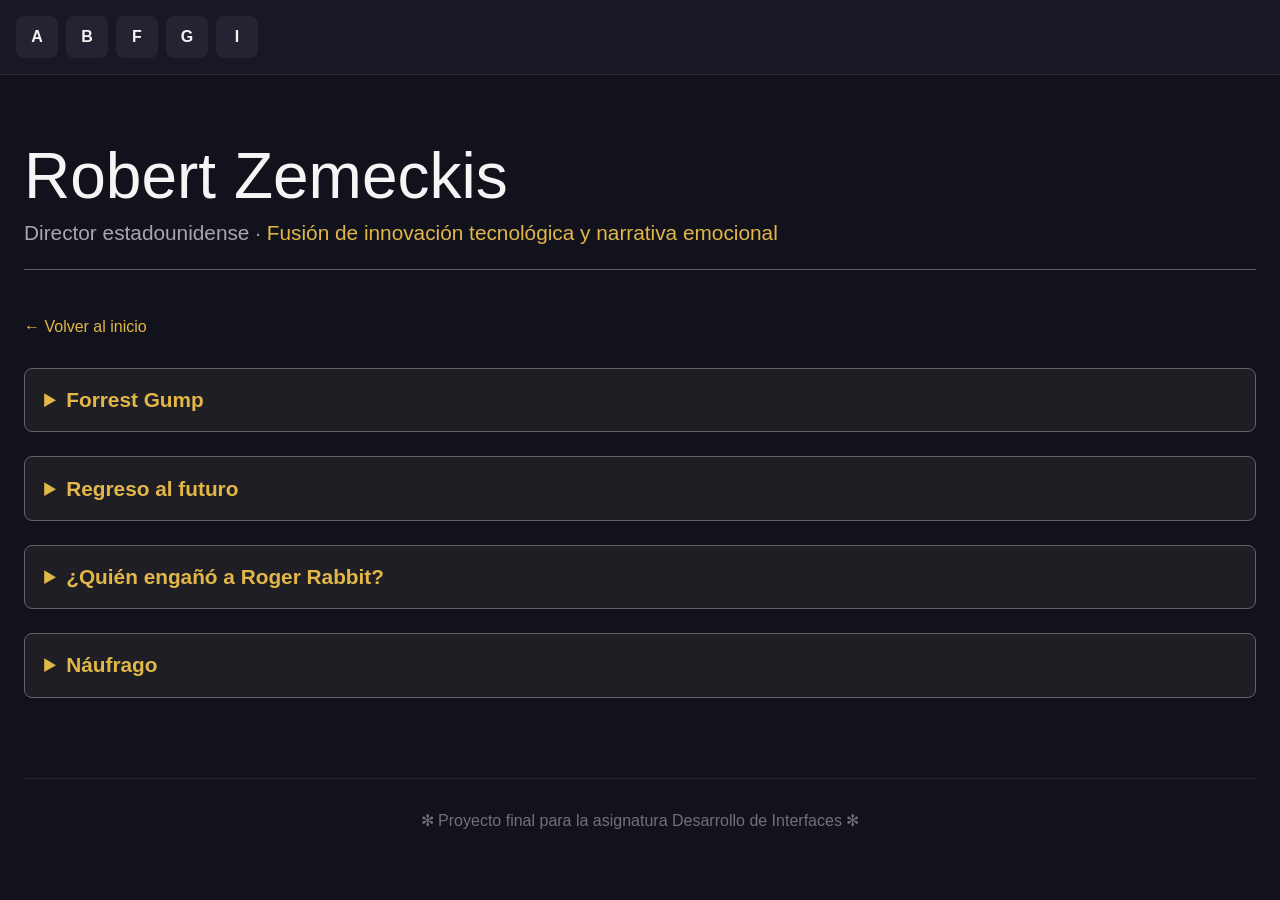
<file: zemeckis.html>
<!DOCTYPE html>
<html lang="es">
<head>
  <meta charset="UTF-8">
  <meta name="viewport" content="width=device-width, initial-scale=1.0">
  <title>Wes Anderson</title>
  <link rel="icon" href="assets/images/logo.png" type="image/jpg">
  <link rel="stylesheet" href="style.css">
</head>

<body>
    <nav class="barra-alfabeto">

  <div class="letra-menu">
    <span>A</span>

    <div class="dropdown-peliculas">
      <a href="miyazaki.html#chihiro">El viaje de Chihiro</a>
    </div>
  </div>

  <div class="letra-menu">
    <span>B</span>

    <div class="dropdown-peliculas">
      <a href="tim-burton.html#big-fish">Big Fish</a>
      <a href="tim-burton.html#beetlejuice">Beetlejuice</a>
    </div>
  </div>

  <div class="letra-menu">
    <span>F</span>

    <div class="dropdown-peliculas">
      <a href="anderson.html#fantastic-mr-fox">
        Fantastic Mr. Fox
      </a>

      <a href="zemeckis.html#forrest-gump">
        Forrest Gump
      </a>
    </div>
  </div>

  <div class="letra-menu">
    <span>G</span>

    <div class="dropdown-peliculas">
      <a href="anderson.html#grand-budapest">
        The Grand Budapest Hotel
      </a>

      <a href="eastwood.html#gran-torino">
        Gran Torino
      </a>
    </div>
  </div>

  <div class="letra-menu">
    <span>I</span>

    <div class="dropdown-peliculas">
      <a href="anderson.html#isle-of-dogs">
        Isle of Dogs
      </a>
    </div>
  </div>

</nav>

  <div class="contenedor-principal">

    <!-- ENCABEZADO -->
    <div class="encabezado-cine">
      <h1>Robert Zemeckis</h1>
      <div class="subtitulo">
        Director estadounidense ·
        <span class="resaltado">Fusión de innovación tecnológica y narrativa emocional</span>
      </div>
    </div>

    <!-- BOTON VOLVER -->
    <a href="index.html" class="boton-volver">
      ← Volver al inicio
    </a>

    <!-- PELICULAS -->
    <div class="contenedor-peliculas">

      <!-- PELICULA 1 -->
      <details class="pelicula" id="forrest">
        <summary>Forrest Gump</summary>

        <div class="contenido-pelicula">
          <img
            src="assets/images/Zemeckis/forrest_gump.jpg"
            alt="Forrest Gump"
            class="poster-pelicula"
          >
          <div class="info-pelicula">
            <p><strong>Año:</strong> 1994</p>
            <p><strong>Duración:</strong> 2h 22min</p>
            <p><strong>Puntuación:</strong> 8,8 / 10</p>
            <p>
              <strong>Sinopsis:</strong>
              Las presidencias de Kennedy y Johnson, los acontecimientos de Vietnam, el Watergate y otros eventos históricos se desarrollan a través de la perspectiva de un hombre de Alabama con un coeficiente intelectual de 75. 
            </p>
            <p>
              <strong>Estrellas:</strong>
              Tom Hanks, Robin Wright, Gary Sinise
            </p>
            <p>
              <strong>Anécdota:</strong>
              Ante el alto coste de ciertas escenas, como cuando Forrest corre por el país, Tom Hanks y el director Robert Zemeckis pagaron de su propio bolsillo algunas tomas al negarse el estudio a financiarlas.
            </p>
            <p>
              <strong>Premios:</strong>
              Ganó 6 premios Óscar, 51 premios y 74 nominaciones en total.
            </p>
          </div>
        </div>
      </details>

      <!-- PELICULA 2 -->
      <details class="pelicula" id="regreso-al-futuro">
        <summary>Regreso al futuro</summary>
        <div class="contenido-pelicula">
          <img
            src="assets/images/Zemeckis/back_to_the_future.jpg"
            alt="Regreso al futuro"
            class="poster-pelicula"
          >
          <div class="info-pelicula">
            <p><strong>Año:</strong> 1985</p>
            <p><strong>Duración:</strong> 1h 56min</p>
            <p><strong>Puntuación:</strong> 8,5 / 10</p>
            <p>
              <strong>Sinopsis:</strong>
              Marty McFly, un estudiante de secundaria de 17 años, es enviado accidentalmente treinta años al pasado en un DeLorean que viaja en el tiempo, inventado por su gran amigo, el excéntrico científico Doc Brown. 
            </p>
            <p>
              <strong>Estrellas:</strong>
              Michael J. Fox, Christopher Lloyd, Lea Thompson
            </p>
            <p>
              <strong>Anécdota:</strong>
              Michael J. Fox insistió en tocar la guitarra de verdad en la escena de "Johnny B. Goode", a pesar de que el equipo prefería que solo hiciera mímica.
            </p>
            <p>
              <strong>Premios:</strong>
              Ganó 1 premio Óscar, 25 premios y 27 nominaciones.
            </p>
          </div>
        </div>
      </details>

      <!-- PELICULA 3 -->
    <details class="pelicula" id="roger-rabbit">
        <summary>¿Quién engañó a Roger Rabbit?</summary>
        <div class="contenido-pelicula">
            <img
            src="assets/images/Zemeckis/who_framed_roger_rabbit.jpg"
            alt="¿Quién engañó a Roger Rabbit?"
            class="poster-pelicula"
            >
            <div class="info-pelicula">
                <p><strong>Año:</strong> 1988</p>
                <p><strong>Duración:</strong> 1h 44min</p>
                <p><strong>Puntuación:</strong> 7,7 / 10</p>
                <p>
                    <strong>Sinopsis:</strong>
                    Un detective que odia a los dibus debe defender al conejo animado más popular cuando este es acusado de un crimen que jura no haber cometido. 
                </p>
                <p>
                    <strong>Estrellas:</strong>
                    Bob Hoskins, Christopher Lloyd, Joanna Cassidy
                </p>
                <p>
                    <strong>Anécdota:</strong>
                    Bob Hoskins (Eddie Valiant) tuvo que filmar casi todas sus escenas interactuando con muñecos, varillas o directamente al vacío para simular la presencia de los "Toons", lo que le provocó alucinaciones tras el rodaje.
                </p>
                <p>
                    <strong>Premios:</strong>
                    Ganó 3 premios Óscar, 25 premios y 22 nominaciones en total.
                </p>
            </div>
        </div>
    </details>

    <!-- PELICULA 4 -->
    <details class="pelicula" id="castaway">
        <summary>Náufrago</summary>
        <div class="contenido-pelicula">
            <img
            src="assets/images/Zemeckis/cast_away.jpg"
            alt="Náufrago"
            class="poster-pelicula"
            >
            <div class="info-pelicula">
                <p><strong>Año:</strong> 2000</p>
                <p><strong>Duración:</strong> 2h 23min</p>
                <p><strong>Puntuación:</strong> 7,8 / 10</p>
                <p>
                    <strong>Sinopsis:</strong>
                    Un ejecutivo de FedEx debe transformarse física y emocionalmente para sobrevivir a un aterrizaje forzoso en una isla desierta.  
                </p>
                <p>
                    <strong>Estrellas:</strong>
                    Tom Hanks, Helen Hunt, Paul Sanchez
                </p>
                <p>
                    <strong>Anécdota:</strong>
                    La famosa pelota "Wilson" surgió casi por accidente. El guionista, buscando inspiración, pasó días solo en una playa de México y encontró un balón de voleibol que arrastró el mar, comenzando a hablarle para mantener la cordura.
                </p>
                <p>
                    <strong>Premios:</strong>
                    Nominado a 2 premios Óscar, 15 premios y 36 nominaciones en total.
                </p>
            </div>
        </div>
    </details>
    </div>

    <!-- FOOTER -->
    <div class="pie-pagina">
      <span>
        ✻ Proyecto final para la asignatura Desarrollo de Interfaces ✻
      </span>
    </div>
  </div>

<script>

/* ======================================== */
/* ABRIR ACORDEON */
/* ======================================== */

function abrirPelicula(id) {

  const pelicula = document.getElementById(id);

  if (!pelicula) return;

  document.querySelectorAll(".pelicula").forEach(p => {
    p.removeAttribute("open");
  });

  pelicula.setAttribute("open", "");

  pelicula.scrollIntoView({
    behavior: "smooth",
    block: "start"
  });
}

/* ======================================== */
/* NAVBAR */
/* ======================================== */

document.querySelectorAll(".dropdown-peliculas a").forEach(link => {

  link.addEventListener("click", (e) => {

    const href = link.getAttribute("href");

    /* SI ES OTRA PAGINA, NO TOCAR */

    if (!href.includes("zemeckis.html")) return;

    e.preventDefault();

    const id = href.split("#")[1];

    abrirPelicula(id);

  });

});

/* ======================================== */
/* AL CARGAR */
/* ======================================== */

window.addEventListener("load", () => {

  const hash = window.location.hash;

  if (!hash) return;

  abrirPelicula(hash.replace("#", ""));

});

</script>

</body>
</html>
</file>
<file: style.css>
/* ======================================== */
/* RESET GENERAL */
/* ======================================== */

* {
  margin: 0;
  padding: 0;
  box-sizing: border-box;
}

/* ======================================== */
/* BODY */
/* ======================================== */

body {
  background-color: #12121d;
  font-family: 'Segoe UI', Arial, sans-serif;
  color: whitesmoke;
}

/* ======================================== */
/* CONTENEDOR PRINCIPAL */
/* ======================================== */

.contenedor-principal {
  width: 100%;
  max-width: 1400px;

  margin: 0 auto;

  padding: 2rem 1.5rem;
}

/* ======================================== */
/* BARRA A-Z */
/* ======================================== */

.barra-alfabeto {

  display: flex;
  gap: 0.5rem;
  flex-wrap: wrap;

  padding: 1rem;

  background-color: #181824;

  border-bottom: 1px solid rgba(255,255,255,0.08);

  position: relative;

  z-index: 100;
}

/* CADA LETRA */

.letra-menu {
  position: relative;
}

/* BOTON */

.letra-menu span {

  width: 42px;
  height: 42px;

  display: flex;
  align-items: center;
  justify-content: center;

  background-color: #232331;

  border-radius: 8px;

  font-weight: bold;

  cursor: pointer;
}

/* HOVER BOTON */

.letra-menu:hover span {

  background-color: #e2b748;

  color: black;
}

/* DROPDOWN */

.dropdown-peliculas {

  display: none;

  position: absolute;

  top: 42px;
  left: 0;

  min-width: 260px;

  background-color: #1e1e24;

  border: 1px solid rgba(255,255,255,0.08);

  border-radius: 8px;

  overflow: hidden;

  z-index: 999;
}

/* MOSTRAR */

.letra-menu:hover .dropdown-peliculas {
  display: block;
}

/* LINKS */

.dropdown-peliculas a {

  display: block;

  padding: 1rem;

  color: white;

  text-decoration: none;
}

.dropdown-peliculas a:hover {

  background-color: rgba(255,255,255,0.05);

  color: #e2b748;
}

/* ======================================== */
/* ENCABEZADO */
/* ======================================== */

.encabezado-cine {

  margin-top: 2rem;
  margin-bottom: 3rem;

  border-bottom: 1px solid rgb(100,100,100);

  padding-bottom: 1.5rem;
}

h1 {
  font-size: 4rem;
  font-weight: 500;
}

.subtitulo {
  margin-top: 0.5rem;

  font-size: 1.3rem;

  color: #a6a6b0;
}

.resaltado {
  color: #e2b748;
}

/* ======================================== */
/* GRID DIRECTORES */
/* ======================================== */

.cuadricula-directores {
  display: grid;

  grid-template-columns:
    repeat(auto-fit, minmax(240px, 1fr));

  gap: 2rem 1.5rem;
}

.tarjeta-director {

  text-decoration: none;

  color: whitesmoke;

  display: block;

  transition: 0.2s;
}

.tarjeta-director:hover {
  transform: translateY(-5px);
}

.marco-retrato {

  position: relative;

  aspect-ratio: 4/5;

  overflow: hidden;

  border-radius: 8px;

  background-color: #1e1e24;

  border: 1px solid rgb(100,100,100);
}

.marco-retrato img {

  width: 100%;
  height: 100%;

  object-fit: cover;
}

.capa-nombre {

  position: absolute;

  bottom: 0;
  left: 0;
  right: 0;

  padding: 2rem 1.2rem 1.2rem;
}

.nombre-sobre-imagen {

  font-size: 1.6rem;

  font-weight: 500;
}

.contador-peliculas {

  display: inline-block;

  margin-top: 0.5rem;

  padding: 0.2rem 0.6rem;

  border-radius: 20px;

  background-color: rgba(0,0,0,0.3);

  border: 1px solid rgba(226,183,72,0.3);

  color: #e2b748;

  font-size: 0.8rem;
}

.pie-tarjeta {
  margin-top: 1rem;
}

.nombre-director {

  font-size: 1.2rem;

  font-weight: 600;
}

.fechas {

  margin-top: 0.2rem;

  color: #71717a;

  font-size: 0.8rem;
}

/* ======================================== */
/* BOTON VOLVER */
/* ======================================== */

.boton-volver {

  display: inline-block;

  margin-bottom: 2rem;

  color: #e2b748;

  text-decoration: none;
}

.boton-volver:hover {
  color: white;
}

/* ======================================== */
/* CONTENEDOR PELICULAS */
/* ======================================== */

.contenedor-peliculas {

  display: flex;
  flex-direction: column;

  gap: 1.5rem;
}

/* ======================================== */
/* ACORDEON */
/* ======================================== */

.pelicula {

  background-color: #1e1e24;

  border: 1px solid rgb(100,100,100);

  border-radius: 8px;

  overflow: hidden;
}

.pelicula summary {

  padding: 1.2rem;

  cursor: pointer;

  font-size: 1.3rem;

  font-weight: 600;

  color: #e2b748;
}

.pelicula summary:hover {
  background-color: rgba(255,255,255,0.03);
}

/* ======================================== */
/* CONTENIDO INTERNO */
/* ======================================== */

.contenido-pelicula {

  display: flex;

  gap: 2rem;

  padding: 1.5rem;

  border-top: 1px solid rgba(255,255,255,0.08);
}

.poster-pelicula {

  width: 220px;

  border-radius: 8px;

  object-fit: cover;
}

.info-pelicula {
  flex: 1;
}

.info-pelicula p {

  margin-bottom: 1rem;

  line-height: 1.6;

  color: #d1d1d1;
}

.info-pelicula strong {
  color: white;
}

/* ======================================== */
/* FOOTER */
/* ======================================== */

.pie-pagina {

  margin-top: 5rem;

  text-align: center;

  color: #71717a;

  border-top: 1px solid rgba(255,255,255,0.08);

  padding-top: 2rem;
}

/* ======================================== */
/* RESPONSIVE */
/* ======================================== */

@media (max-width: 768px) {

  h1 {
    font-size: 2.8rem;
  }

  .contenido-pelicula {
    flex-direction: column;
  }

  .poster-pelicula {
    width: 100%;
    max-width: 320px;
  }

}
</file>
